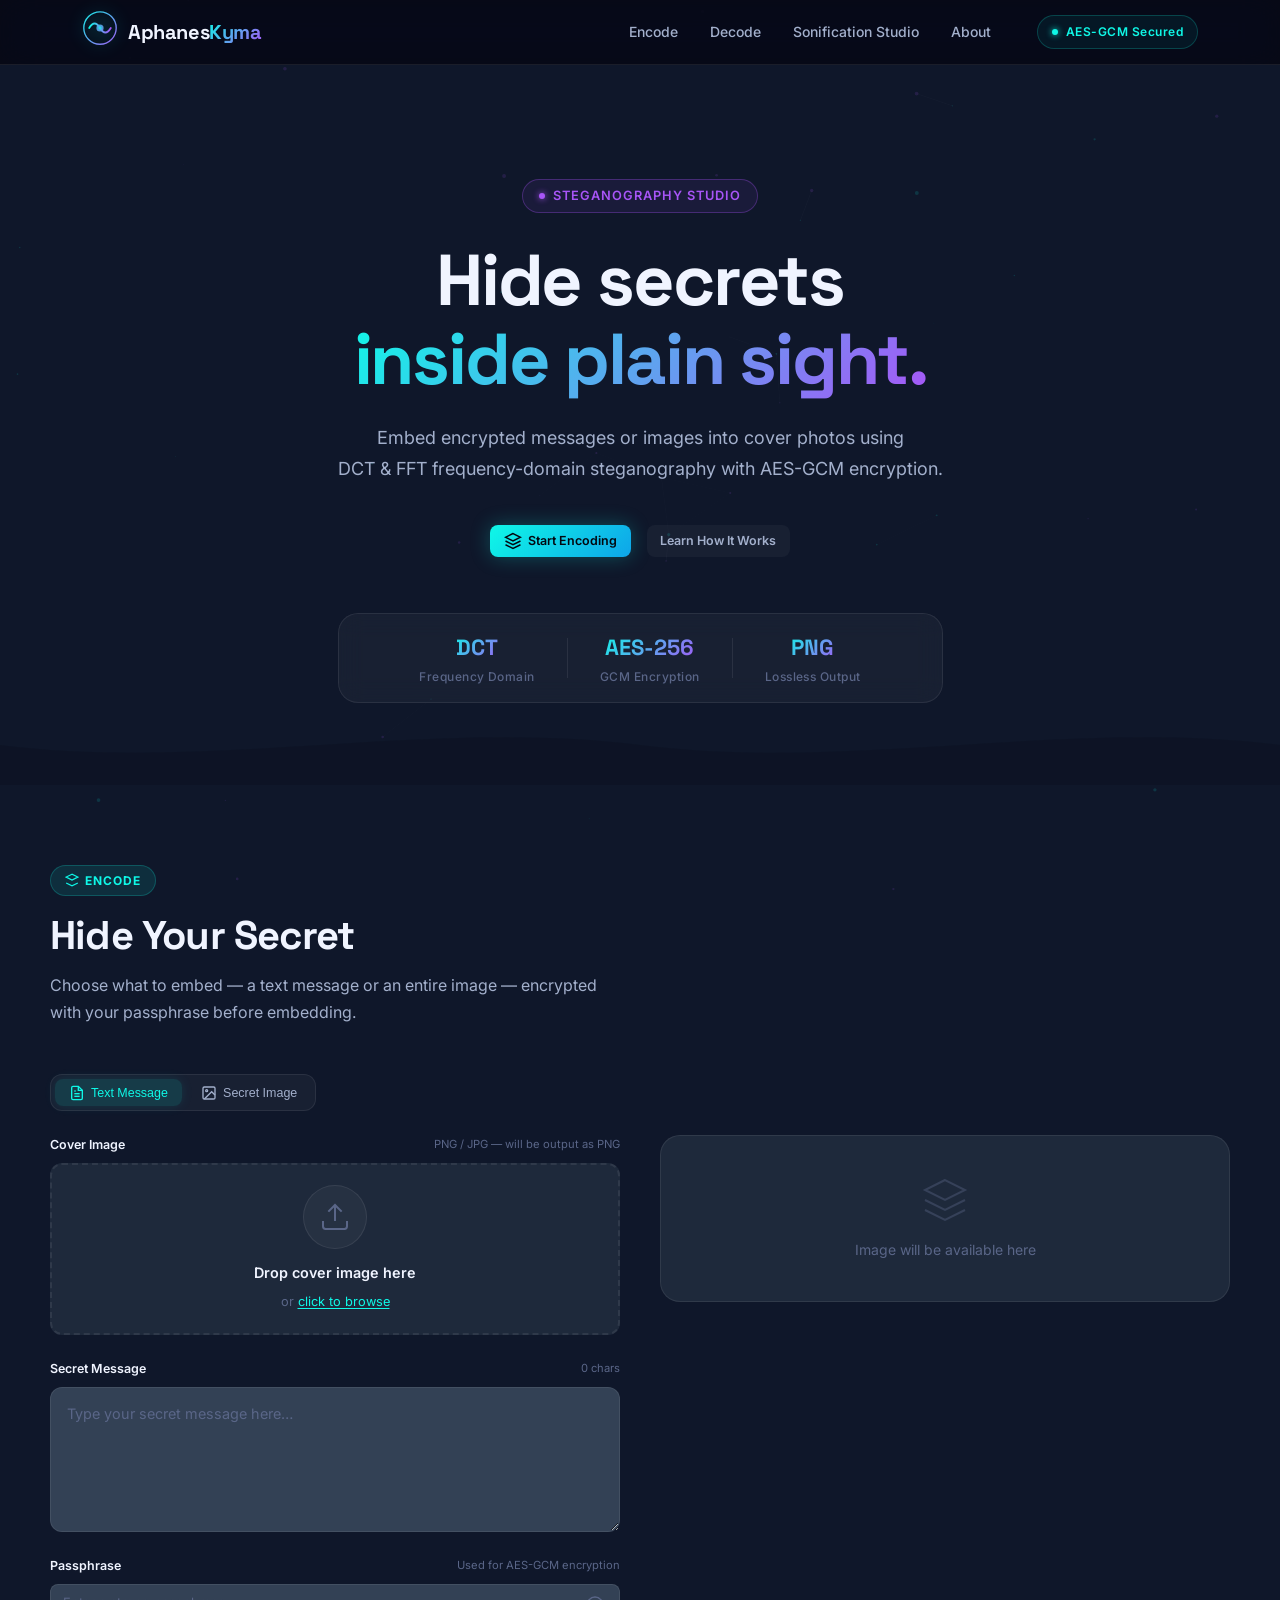
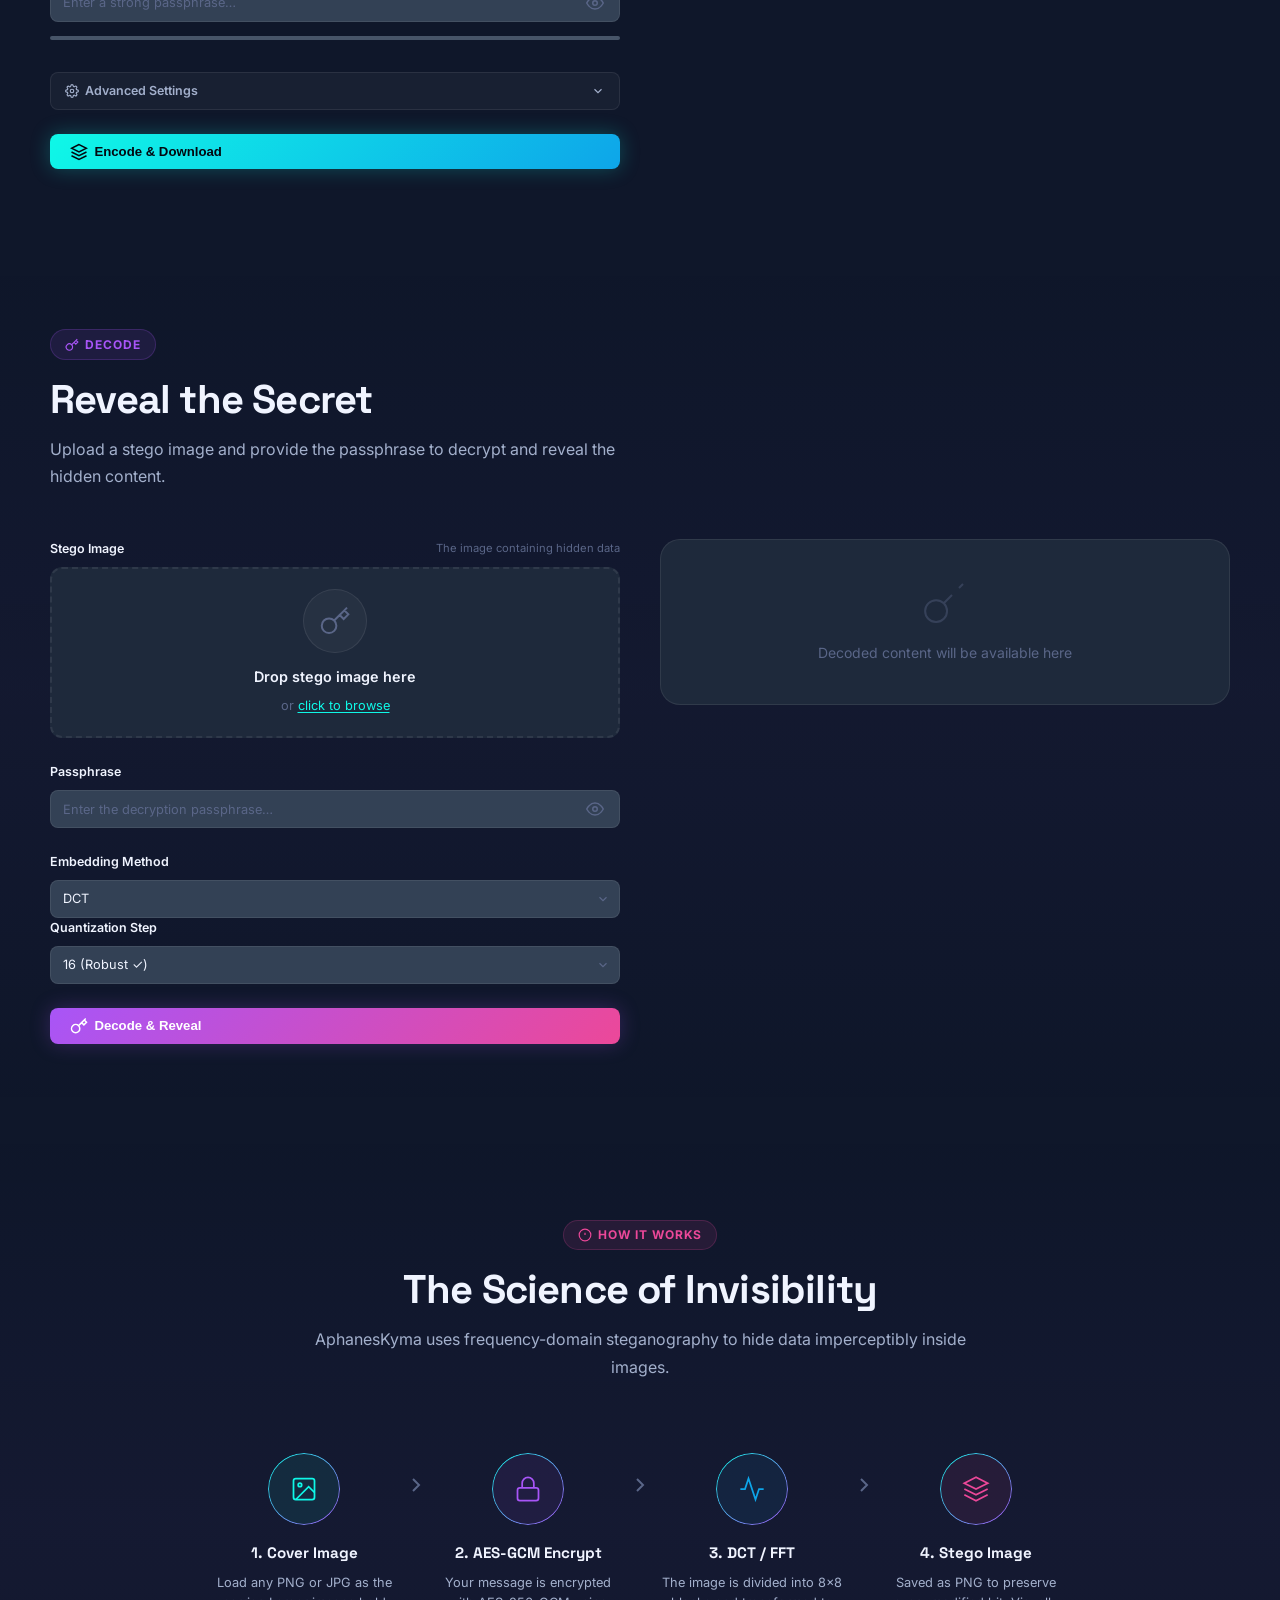
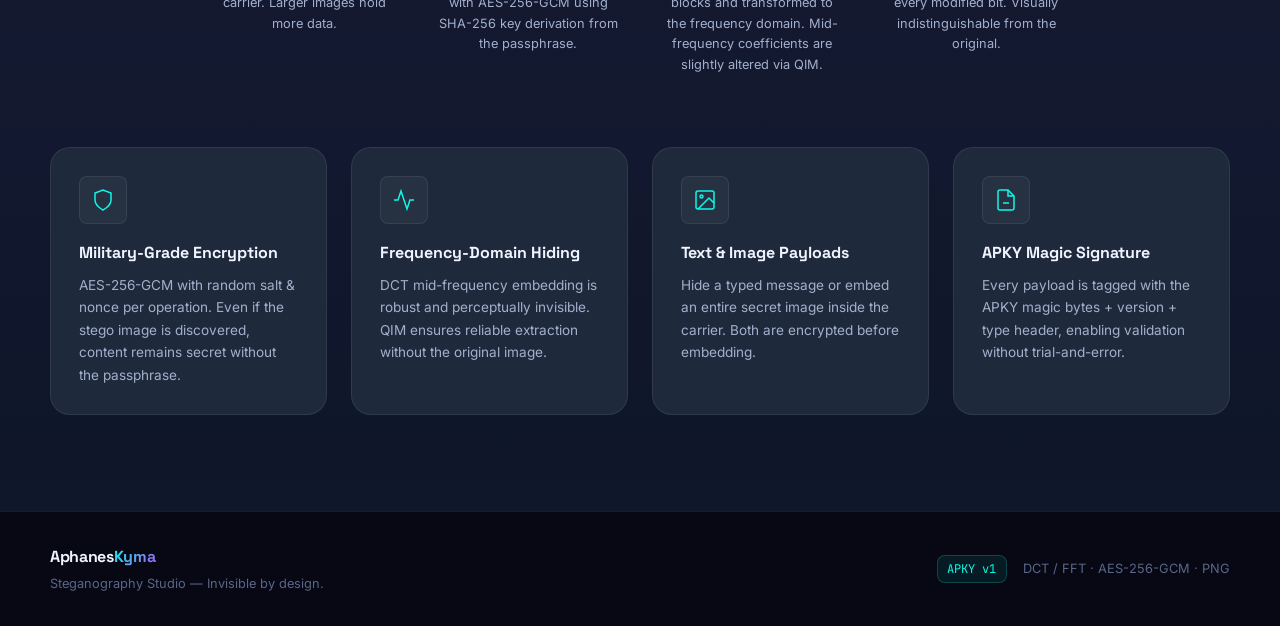
<file: ui/index.html>
<!DOCTYPE html>
<html lang="en">
<head>
  <meta charset="UTF-8" />
  <meta name="viewport" content="width=device-width, initial-scale=1.0" />
  <title>AphanesKyma — Steganography Studio</title>
  <meta name="description" content="AphanesKyma: Hide secret messages and images inside cover images using DCT/FFT steganography with AES-GCM encryption. Invisible. Secure. Yours." />
  <link rel="preconnect" href="https://fonts.googleapis.com" />
  <link rel="preconnect" href="https://fonts.gstatic.com" crossorigin />
  <link href="https://fonts.googleapis.com/css2?family=Inter:wght@300;400;500;600;700&family=Space+Grotesk:wght@400;500;600;700&family=JetBrains+Mono:wght@400;500&display=swap" rel="stylesheet" />
  <link rel="stylesheet" href="style.css?v=4" />
</head>
<body>

  <!-- ── Animated background canvas ── -->
  <canvas id="bg-canvas" aria-hidden="true"></canvas>

  <!-- ── Header / Nav ── -->
  <header class="site-header" role="banner">
    <div class="header-inner">
      <a href="#hero" class="brand" aria-label="AphanesKyma Home">
        <div class="brand-icon" aria-hidden="true">
          <svg viewBox="0 0 40 40" fill="none" xmlns="http://www.w3.org/2000/svg">
            <circle cx="20" cy="20" r="18" stroke="url(#grad1)" stroke-width="1.5"/>
            <path d="M8 20 Q14 10 20 20 Q26 30 32 20" stroke="url(#grad2)" stroke-width="2" stroke-linecap="round"/>
            <circle cx="20" cy="20" r="4" fill="url(#grad1)" opacity="0.9"/>
            <circle cx="20" cy="20" r="2" fill="#0ff8e7" opacity="0.6"/>
            <defs>
              <linearGradient id="grad1" x1="0" y1="0" x2="40" y2="40" gradientUnits="userSpaceOnUse">
                <stop offset="0%" stop-color="#0ff8e7"/>
                <stop offset="100%" stop-color="#a855f7"/>
              </linearGradient>
              <linearGradient id="grad2" x1="8" y1="20" x2="32" y2="20" gradientUnits="userSpaceOnUse">
                <stop offset="0%" stop-color="#0ff8e7"/>
                <stop offset="100%" stop-color="#a855f7"/>
              </linearGradient>
            </defs>
          </svg>
        </div>
        <span class="brand-name">Aphanes<span class="brand-accent">Kyma</span></span>
      </a>

      <nav class="nav-links" role="navigation" aria-label="Primary navigation">
        <a href="#encode-section" id="nav-encode" class="nav-link active">Encode</a>
        <a href="#decode-section" id="nav-decode" class="nav-link">Decode</a>
        <a href="sonification.html" id="nav-convert" class="nav-link">Sonification Studio</a>
        <a href="#about-section" id="nav-about" class="nav-link">About</a>
      </nav>

      <div class="header-badge" aria-label="Security badge">
        <span class="badge-dot" aria-hidden="true"></span>
        AES-GCM Secured
      </div>
    </div>
  </header>

  <main id="main-content">

    <!-- ═══════════════════════════════════════
         HERO
    ═══════════════════════════════════════ -->
    <section id="hero" class="hero-section" aria-labelledby="hero-title">
      <div class="hero-content">
        <div class="hero-eyebrow">
          <span class="eyebrow-dot" aria-hidden="true"></span>
          Steganography Studio
        </div>
        <h1 id="hero-title" class="hero-title">
          Hide secrets<br/>
          <span class="hero-title-gradient">inside plain sight.</span>
        </h1>
        <p class="hero-subtitle">
          Embed encrypted messages or images into cover photos using<br/>
          DCT &amp; FFT frequency-domain steganography with AES-GCM encryption.
        </p>
        <div class="hero-actions">
          <a href="#encode-section" class="btn btn-primary" id="hero-cta-encode">
            <svg width="18" height="18" viewBox="0 0 24 24" fill="none" stroke="currentColor" stroke-width="2" aria-hidden="true"><path d="M12 2L2 7l10 5 10-5-10-5z"/><path d="M2 17l10 5 10-5"/><path d="M2 12l10 5 10-5"/></svg>
            Start Encoding
          </a>
          <a href="#about-section" class="btn btn-ghost" id="hero-cta-learn">Learn How It Works</a>
        </div>

        <!-- Stats row -->
        <div class="hero-stats" role="list">
          <div class="stat-card" role="listitem">
            <span class="stat-value">DCT</span>
            <span class="stat-label">Frequency Domain</span>
          </div>
          <div class="stat-divider" aria-hidden="true"></div>
          <div class="stat-card" role="listitem">
            <span class="stat-value">AES-256</span>
            <span class="stat-label">GCM Encryption</span>
          </div>
          <div class="stat-divider" aria-hidden="true"></div>
          <div class="stat-card" role="listitem">
            <span class="stat-value">PNG</span>
            <span class="stat-label">Lossless Output</span>
          </div>
        </div>
      </div>

      <!-- Wave decoration -->
      <div class="hero-wave" aria-hidden="true">
        <svg viewBox="0 0 1200 120" preserveAspectRatio="none">
          <path d="M0,60 C200,100 400,20 600,60 C800,100 1000,20 1200,60 L1200,120 L0,120 Z" fill="rgba(10,10,20,0.6)"/>
        </svg>
      </div>
    </section>

    <!-- ═══════════════════════════════════════
         ENCODE SECTION
    ═══════════════════════════════════════ -->
    <section id="encode-section" class="studio-section" aria-labelledby="encode-title">
      <div class="section-container">
        <div class="section-header">
          <span class="section-tag encode-tag">
            <svg width="14" height="14" viewBox="0 0 24 24" fill="none" stroke="currentColor" stroke-width="2" aria-hidden="true"><path d="M12 2L2 7l10 5 10-5-10-5z"/><path d="M2 17l10 5 10-5"/></svg>
            Encode
          </span>
          <h2 id="encode-title" class="section-title">Hide Your Secret</h2>
          <p class="section-desc">Choose what to embed — a text message or an entire image — encrypted with your passphrase before embedding.</p>
        </div>

        <!-- Payload type switcher -->
        <div class="payload-switcher" role="tablist" aria-label="Payload type">
          <button id="tab-text" class="payload-tab active" role="tab" aria-selected="true" aria-controls="pane-text">
            <svg width="16" height="16" viewBox="0 0 24 24" fill="none" stroke="currentColor" stroke-width="2" aria-hidden="true"><path d="M14 2H6a2 2 0 0 0-2 2v16a2 2 0 0 0 2 2h12a2 2 0 0 0 2-2V8z"/><polyline points="14 2 14 8 20 8"/><line x1="16" y1="13" x2="8" y2="13"/><line x1="16" y1="17" x2="8" y2="17"/><polyline points="10 9 9 9 8 9"/></svg>
            Text Message
          </button>
          <button id="tab-image" class="payload-tab" role="tab" aria-selected="false" aria-controls="pane-image">
            <svg width="16" height="16" viewBox="0 0 24 24" fill="none" stroke="currentColor" stroke-width="2" aria-hidden="true"><rect x="3" y="3" width="18" height="18" rx="2" ry="2"/><circle cx="8.5" cy="8.5" r="1.5"/><polyline points="21 15 16 10 5 21"/></svg>
            Secret Image
          </button>
        </div>

        <div class="studio-grid">
          <!-- Left column: inputs -->
          <div class="studio-inputs">

            <!-- Cover image drop zone -->
            <div class="field-group">
              <label class="field-label" for="encode-cover-input">
                Cover Image
                <span class="field-hint">PNG / JPG — will be output as PNG</span>
              </label>
              <div class="drop-zone" id="encode-cover-zone" role="button" tabindex="0"
                   aria-label="Drop cover image here or click to browse"
                   aria-describedby="encode-cover-desc">
                <input type="file" id="encode-cover-input" accept="image/*" class="drop-input" aria-hidden="true" />
                <div class="drop-idle" id="encode-cover-idle">
                  <div class="drop-icon">
                    <svg width="32" height="32" viewBox="0 0 24 24" fill="none" stroke="currentColor" stroke-width="1.5" aria-hidden="true"><path d="M21 15v4a2 2 0 0 1-2 2H5a2 2 0 0 1-2-2v-4"/><polyline points="17 8 12 3 7 8"/><line x1="12" y1="3" x2="12" y2="15"/></svg>
                  </div>
                  <p class="drop-text">Drop cover image here</p>
                  <p class="drop-subtext">or <span class="drop-link">click to browse</span></p>
                </div>
                <div class="drop-preview" id="encode-cover-preview" hidden>
                  <img id="encode-cover-img" alt="Cover image preview" />
                  <div class="preview-overlay">
                    <button class="preview-change" id="encode-cover-change" type="button">Change</button>
                    <div class="preview-info" id="encode-cover-info"></div>
                  </div>
                </div>
              </div>
              <p id="encode-cover-desc" class="field-sr-desc">Accepted formats: PNG, JPG, JPEG, BMP, WEBP</p>
            </div>

            <!-- Text pane -->
            <div id="pane-text" role="tabpanel" aria-labelledby="tab-text" class="payload-pane active">
              <div class="field-group">
                <label class="field-label" for="encode-message">
                  Secret Message
                  <span class="field-hint" id="encode-msg-count">0 chars</span>
                </label>
                <textarea
                  id="encode-message"
                  class="field-textarea"
                  placeholder="Type your secret message here…"
                  rows="5"
                  maxlength="50000"
                  aria-describedby="encode-msg-count"
                ></textarea>
              </div>
            </div>

            <!-- Image pane -->
            <div id="pane-image" role="tabpanel" aria-labelledby="tab-image" class="payload-pane" hidden>
              <div class="field-group">
                <label class="field-label" for="encode-secret-input">
                  Secret Image
                  <span class="field-hint">Will be encrypted before embedding</span>
                </label>
                <div class="drop-zone small" id="encode-secret-zone" role="button" tabindex="0"
                     aria-label="Drop secret image here or click to browse">
                  <input type="file" id="encode-secret-input" accept="image/*" class="drop-input" aria-hidden="true" />
                  <div class="drop-idle" id="encode-secret-idle">
                    <div class="drop-icon small">
                      <svg width="24" height="24" viewBox="0 0 24 24" fill="none" stroke="currentColor" stroke-width="1.5" aria-hidden="true"><rect x="3" y="3" width="18" height="18" rx="2"/><circle cx="8.5" cy="8.5" r="1.5"/><polyline points="21 15 16 10 5 21"/></svg>
                    </div>
                    <p class="drop-text small">Drop secret image</p>
                    <p class="drop-subtext">or <span class="drop-link">browse</span></p>
                  </div>
                  <div class="drop-preview small" id="encode-secret-preview" hidden>
                    <img id="encode-secret-img" alt="Secret image preview" />
                    <div class="preview-overlay">
                      <button class="preview-change" id="encode-secret-change" type="button">Change</button>
                      <div class="preview-info" id="encode-secret-info"></div>
                    </div>
                  </div>
                </div>
              </div>
            </div>

            <!-- Password -->
            <div class="field-group">
              <label class="field-label" for="encode-password">
                Passphrase
                <span class="field-hint">Used for AES-GCM encryption</span>
              </label>
              <div class="password-wrapper">
                <input
                  type="password"
                  id="encode-password"
                  class="field-input"
                  placeholder="Enter a strong passphrase…"
                  autocomplete="new-password"
                />
                <button class="password-toggle" id="encode-pw-toggle" type="button" aria-label="Toggle password visibility">
                  <svg class="eye-open" width="18" height="18" viewBox="0 0 24 24" fill="none" stroke="currentColor" stroke-width="2" aria-hidden="true"><path d="M1 12s4-8 11-8 11 8 11 8-4 8-11 8-11-8-11-8z"/><circle cx="12" cy="12" r="3"/></svg>
                  <svg class="eye-closed" width="18" height="18" viewBox="0 0 24 24" fill="none" stroke="currentColor" stroke-width="2" aria-hidden="true" style="display:none"><path d="M17.94 17.94A10.07 10.07 0 0 1 12 20c-7 0-11-8-11-8a18.45 18.45 0 0 1 5.06-5.94"/><path d="M9.9 4.24A9.12 9.12 0 0 1 12 4c7 0 11 8 11 8a18.5 18.5 0 0 1-2.16 3.19"/><line x1="1" y1="1" x2="23" y2="23"/></svg>
                </button>
              </div>
              <!-- Strength meter -->
              <div class="strength-bar" id="encode-strength-bar" aria-label="Password strength">
                <div class="strength-fill" id="encode-strength-fill"></div>
              </div>
              <p class="strength-label" id="encode-strength-label"></p>
            </div>

            <!-- Advanced settings -->
            <details class="advanced-panel" id="encode-advanced">
              <summary class="advanced-toggle" id="encode-advanced-toggle">
                <svg width="14" height="14" viewBox="0 0 24 24" fill="none" stroke="currentColor" stroke-width="2" aria-hidden="true"><circle cx="12" cy="12" r="3"/><path d="M19.4 15a1.65 1.65 0 0 0 .33 1.82l.06.06a2 2 0 0 1-2.83 2.83l-.06-.06a1.65 1.65 0 0 0-1.82-.33 1.65 1.65 0 0 0-1 1.51V21a2 2 0 0 1-4 0v-.09A1.65 1.65 0 0 0 9 19.4a1.65 1.65 0 0 0-1.82.33l-.06.06a2 2 0 0 1-2.83-2.83l.06-.06A1.65 1.65 0 0 0 4.68 15a1.65 1.65 0 0 0-1.51-1H3a2 2 0 0 1 0-4h.09A1.65 1.65 0 0 0 4.6 9a1.65 1.65 0 0 0-.33-1.82l-.06-.06a2 2 0 0 1 2.83-2.83l.06.06A1.65 1.65 0 0 0 9 4.68a1.65 1.65 0 0 0 1-1.51V3a2 2 0 0 1 4 0v.09a1.65 1.65 0 0 0 1 1.51 1.65 1.65 0 0 0 1.82-.33l.06-.06a2 2 0 0 1 2.83 2.83l-.06.06A1.65 1.65 0 0 0 19.4 9a1.65 1.65 0 0 0 1.51 1H21a2 2 0 0 1 0 4h-.09a1.65 1.65 0 0 0-1.51 1z"/></svg>
                Advanced Settings
                <svg class="chevron" width="14" height="14" viewBox="0 0 24 24" fill="none" stroke="currentColor" stroke-width="2" aria-hidden="true"><polyline points="6 9 12 15 18 9"/></svg>
              </summary>
              <div class="advanced-body">
                <div class="field-group">
                  <label class="field-label" for="encode-method">Embedding Method</label>
                  <div class="select-wrapper">
                    <select id="encode-method" class="field-select">
                      <option value="dct" selected>DCT — Discrete Cosine Transform</option>
                      <option value="fft">FFT — Fast Fourier Transform</option>
                    </select>
                    <svg class="select-arrow" width="16" height="16" viewBox="0 0 24 24" fill="none" stroke="currentColor" stroke-width="2" aria-hidden="true"><polyline points="6 9 12 15 18 9"/></svg>
                  </div>
                </div>
                <div class="field-group">
                  <label class="field-label" for="encode-quant">
                    Quantization Step
                    <span class="field-hint" id="encode-quant-display">16 (Robust ✓)</span>
                  </label>
                  <input type="range" id="encode-quant" class="field-range" min="4" max="32" value="16" step="4"
                         aria-describedby="encode-quant-display" aria-label="Quantization step value" />
                  <div class="range-labels">
                    <span>Better Quality</span>
                    <span>Stronger Embedding</span>
                  </div>
                </div>
              </div>
            </details>

            <!-- Encode button -->
            <button class="btn btn-primary btn-large" id="encode-btn" type="button">
              <svg width="18" height="18" viewBox="0 0 24 24" fill="none" stroke="currentColor" stroke-width="2" aria-hidden="true"><path d="M12 2L2 7l10 5 10-5-10-5z"/><path d="M2 17l10 5 10-5"/><path d="M2 12l10 5 10-5"/></svg>
              Encode &amp; Download
            </button>
          </div>

          <!-- Right column: visual output -->
          <div class="studio-output" aria-live="polite" aria-label="Encoding output">
            <div class="output-card" id="encode-output-card">
              <div class="output-placeholder" id="encode-placeholder">
                <div class="placeholder-icon" aria-hidden="true">
                  <svg width="48" height="48" viewBox="0 0 24 24" fill="none" stroke="currentColor" stroke-width="1" opacity="0.4"><path d="M12 2L2 7l10 5 10-5-10-5z"/><path d="M2 17l10 5 10-5"/><path d="M2 12l10 5 10-5"/></svg>
                </div>
                <p>Image will be available here</p>
              </div>

              <!-- Pipeline visualization -->
              <div class="pipeline" id="encode-pipeline" hidden aria-label="Processing pipeline steps">
                <div class="pipeline-step" id="pipe-load">
                  <div class="pipe-dot"></div>
                  <div class="pipe-body">
                    <span class="pipe-label">Load Cover</span>
                    <span class="pipe-status" aria-live="polite"></span>
                  </div>
                </div>
                <div class="pipeline-step" id="pipe-encrypt">
                  <div class="pipe-dot"></div>
                  <div class="pipe-body">
                    <span class="pipe-label">AES-GCM Encrypt</span>
                    <span class="pipe-status" aria-live="polite"></span>
                  </div>
                </div>
                <div class="pipeline-step" id="pipe-dct">
                  <div class="pipe-dot"></div>
                  <div class="pipe-body">
                    <span class="pipe-label">DCT Transform</span>
                    <span class="pipe-status" aria-live="polite"></span>
                  </div>
                </div>
                <div class="pipeline-step" id="pipe-embed">
                  <div class="pipe-dot"></div>
                  <div class="pipe-body">
                    <span class="pipe-label">Embed Payload</span>
                    <span class="pipe-status" aria-live="polite"></span>
                  </div>
                </div>
                <div class="pipeline-step" id="pipe-save">
                  <div class="pipe-dot"></div>
                  <div class="pipe-body">
                    <span class="pipe-label">Save PNG</span>
                    <span class="pipe-status" aria-live="polite"></span>
                  </div>
                </div>
              </div>

              <!-- Results panel -->
              <div class="encode-result" id="encode-result" hidden>
                <div class="result-image-wrap">
                  <img id="encode-result-img" alt="Encoded stego image" class="result-image" />
                  <div class="result-badge" aria-label="Secret embedded badge">
                    <svg width="12" height="12" viewBox="0 0 24 24" fill="none" stroke="currentColor" stroke-width="2.5" aria-hidden="true"><path d="M20 6L9 17l-5-5"/></svg>
                    Secret Embedded
                  </div>
                </div>
                <div class="result-metrics" role="list" aria-label="Encoding metrics">
                  <div class="metric" role="listitem">
                    <span class="metric-label">Payload</span>
                    <span class="metric-value" id="metric-payload">—</span>
                  </div>
                  <div class="metric" role="listitem">
                    <span class="metric-label">Bits Embedded</span>
                    <span class="metric-value" id="metric-bits">—</span>
                  </div>
                  <div class="metric" role="listitem">
                    <span class="metric-label">PSNR</span>
                    <span class="metric-value" id="metric-psnr">—</span>
                  </div>
                  <div class="metric" role="listitem">
                    <span class="metric-label">MSE</span>
                    <span class="metric-value" id="metric-mse">—</span>
                  </div>
                </div>
                <button class="btn btn-primary" id="encode-download-btn" type="button">
                  <svg width="16" height="16" viewBox="0 0 24 24" fill="none" stroke="currentColor" stroke-width="2" aria-hidden="true"><path d="M21 15v4a2 2 0 0 1-2 2H5a2 2 0 0 1-2-2v-4"/><polyline points="7 10 12 15 17 10"/><line x1="12" y1="15" x2="12" y2="3"/></svg>
                  Download Stego Image
                </button>
              </div>

              <!-- Error panel -->
              <div class="encode-error" id="encode-error" hidden role="alert">
                <svg width="24" height="24" viewBox="0 0 24 24" fill="none" stroke="currentColor" stroke-width="2" aria-hidden="true"><circle cx="12" cy="12" r="10"/><line x1="12" y1="8" x2="12" y2="12"/><line x1="12" y1="16" x2="12.01" y2="16"/></svg>
                <p id="encode-error-msg"></p>
              </div>
            </div>
          </div>
        </div>
      </div>
    </section>

    <!-- ═══════════════════════════════════════
         DECODE SECTION
    ═══════════════════════════════════════ -->
    <section id="decode-section" class="studio-section decode-bg" aria-labelledby="decode-title">
      <div class="section-container">
        <div class="section-header">
          <span class="section-tag decode-tag">
            <svg width="14" height="14" viewBox="0 0 24 24" fill="none" stroke="currentColor" stroke-width="2" aria-hidden="true"><path d="M21 2l-2 2m-7.61 7.61a5.5 5.5 0 1 1-7.778 7.778 5.5 5.5 0 0 1 7.777-7.777zm0 0L15.5 7.5m0 0l3 3L22 7l-3-3m-3.5 3.5L19 4"/></svg>
            Decode
          </span>
          <h2 id="decode-title" class="section-title">Reveal the Secret</h2>
          <p class="section-desc">Upload a stego image and provide the passphrase to decrypt and reveal the hidden content.</p>
        </div>

        <div class="studio-grid">
          <div class="studio-inputs">
            <!-- Stego image upload -->
            <div class="field-group">
              <label class="field-label" for="decode-stego-input">
                Stego Image
                <span class="field-hint">The image containing hidden data</span>
              </label>
              <div class="drop-zone" id="decode-stego-zone" role="button" tabindex="0"
                   aria-label="Drop stego image here or click to browse">
                <input type="file" id="decode-stego-input" accept="image/*" class="drop-input" aria-hidden="true" />
                <div class="drop-idle" id="decode-stego-idle">
                  <div class="drop-icon">
                    <svg width="32" height="32" viewBox="0 0 24 24" fill="none" stroke="currentColor" stroke-width="1.5" aria-hidden="true"><path d="M21 2l-2 2m-7.61 7.61a5.5 5.5 0 1 1-7.778 7.778 5.5 5.5 0 0 1 7.777-7.777zm0 0L15.5 7.5m0 0l3 3L22 7l-3-3m-3.5 3.5L19 4"/></svg>
                  </div>
                  <p class="drop-text">Drop stego image here</p>
                  <p class="drop-subtext">or <span class="drop-link">click to browse</span></p>
                </div>
                <div class="drop-preview" id="decode-stego-preview" hidden>
                  <img id="decode-stego-img" alt="Stego image preview" />
                  <div class="preview-overlay">
                    <button class="preview-change" id="decode-stego-change" type="button">Change</button>
                    <div class="preview-info" id="decode-stego-info"></div>
                  </div>
                </div>
              </div>
            </div>

            <!-- Password -->
            <div class="field-group">
              <label class="field-label" for="decode-password">Passphrase</label>
              <div class="password-wrapper">
                <input
                  type="password"
                  id="decode-password"
                  class="field-input"
                  placeholder="Enter the decryption passphrase…"
                  autocomplete="current-password"
                />
                <button class="password-toggle" id="decode-pw-toggle" type="button" aria-label="Toggle password visibility">
                  <svg class="eye-open" width="18" height="18" viewBox="0 0 24 24" fill="none" stroke="currentColor" stroke-width="2" aria-hidden="true"><path d="M1 12s4-8 11-8 11 8 11 8-4 8-11 8-11-8-11-8z"/><circle cx="12" cy="12" r="3"/></svg>
                  <svg class="eye-closed" width="18" height="18" viewBox="0 0 24 24" fill="none" stroke="currentColor" stroke-width="2" aria-hidden="true" style="display:none"><path d="M17.94 17.94A10.07 10.07 0 0 1 12 20c-7 0-11-8-11-8a18.45 18.45 0 0 1 5.06-5.94"/><path d="M9.9 4.24A9.12 9.12 0 0 1 12 4c7 0 11 8 11 8a18.5 18.5 0 0 1-2.16 3.19"/><line x1="1" y1="1" x2="23" y2="23"/></svg>
                </button>
              </div>
            </div>

            <!-- Method & Quantization setting for decode -->
            <div class="field-row">
              <div class="field-group">
                <label class="field-label" for="decode-method">Embedding Method</label>
                <div class="select-wrapper">
                  <select id="decode-method" class="field-select">
                    <option value="dct" selected>DCT</option>
                    <option value="fft">FFT</option>
                  </select>
                  <svg class="select-arrow" width="16" height="16" viewBox="0 0 24 24" fill="none" stroke="currentColor" stroke-width="2" aria-hidden="true"><polyline points="6 9 12 15 18 9"/></svg>
                </div>
              </div>
              <div class="field-group">
                <label class="field-label" for="decode-quant">Quantization Step</label>
                <div class="select-wrapper">
                  <select id="decode-quant" class="field-select">
                    <option value="4">4 (High Quality)</option>
                    <option value="8">8 (Balanced)</option>
                    <option value="16" selected>16 (Robust ✓)</option>
                    <option value="32">32 (Maximum)</option>
                  </select>
                  <svg class="select-arrow" width="16" height="16" viewBox="0 0 24 24" fill="none" stroke="currentColor" stroke-width="2" aria-hidden="true"><polyline points="6 9 12 15 18 9"/></svg>
                </div>
              </div>
            </div>

            <button class="btn btn-decode btn-large" id="decode-btn" type="button">
              <svg width="18" height="18" viewBox="0 0 24 24" fill="none" stroke="currentColor" stroke-width="2" aria-hidden="true"><path d="M21 2l-2 2m-7.61 7.61a5.5 5.5 0 1 1-7.778 7.778 5.5 5.5 0 0 1 7.777-7.777zm0 0L15.5 7.5m0 0l3 3L22 7l-3-3m-3.5 3.5L19 4"/></svg>
              Decode &amp; Reveal
            </button>
          </div>

          <!-- Decode output -->
          <div class="studio-output" aria-live="polite" aria-label="Decoding output">
            <div class="output-card" id="decode-output-card">
              <div class="output-placeholder" id="decode-placeholder">
                <div class="placeholder-icon" aria-hidden="true">
                  <svg width="48" height="48" viewBox="0 0 24 24" fill="none" stroke="currentColor" stroke-width="1" opacity="0.4"><path d="M21 2l-2 2m-7.61 7.61a5.5 5.5 0 1 1-7.778 7.778 5.5 5.5 0 0 1 7.777-7.777zm0 0L15.5 7.5"/></svg>
                </div>
                <p>Decoded content will be available here</p>
              </div>

              <!-- Decoded text result -->
              <div class="decode-result-text" id="decode-result-text" hidden>
                <div class="reveal-header">
                  <div class="reveal-badge">
                    <svg width="12" height="12" viewBox="0 0 24 24" fill="none" stroke="currentColor" stroke-width="2.5" aria-hidden="true"><path d="M20 6L9 17l-5-5"/></svg>
                    Text Revealed
                  </div>
                  <button class="btn-copy" id="decode-copy-btn" type="button" aria-label="Copy message to clipboard">
                    <svg width="14" height="14" viewBox="0 0 24 24" fill="none" stroke="currentColor" stroke-width="2" aria-hidden="true"><rect x="9" y="9" width="13" height="13" rx="2" ry="2"/><path d="M5 15H4a2 2 0 0 1-2-2V4a2 2 0 0 1 2-2h9a2 2 0 0 1 2 2v1"/></svg>
                    Copy
                  </button>
                </div>
                <div class="reveal-message" id="decode-message-text" aria-label="Revealed secret message"></div>
              </div>

              <!-- Decoded image result -->
              <div class="decode-result-image" id="decode-result-image" hidden>
                <div class="reveal-header">
                  <div class="reveal-badge">
                    <svg width="12" height="12" viewBox="0 0 24 24" fill="none" stroke="currentColor" stroke-width="2.5" aria-hidden="true"><path d="M20 6L9 17l-5-5"/></svg>
                    Image Revealed
                  </div>
                </div>
                <img id="decode-result-img" alt="Revealed secret image" class="result-image" />
                <button class="btn btn-decode" id="decode-download-btn" type="button">
                  <svg width="16" height="16" viewBox="0 0 24 24" fill="none" stroke="currentColor" stroke-width="2" aria-hidden="true"><path d="M21 15v4a2 2 0 0 1-2 2H5a2 2 0 0 1-2-2v-4"/><polyline points="7 10 12 15 17 10"/><line x1="12" y1="15" x2="12" y2="3"/></svg>
                  Download Secret Image
                </button>
              </div>

              <!-- Decode error -->
              <div class="encode-error" id="decode-error" hidden role="alert">
                <svg width="24" height="24" viewBox="0 0 24 24" fill="none" stroke="currentColor" stroke-width="2" aria-hidden="true"><circle cx="12" cy="12" r="10"/><line x1="12" y1="8" x2="12" y2="12"/><line x1="12" y1="16" x2="12.01" y2="16"/></svg>
                <p id="decode-error-msg"></p>
              </div>
            </div>
          </div>
        </div>
      </div>
    </section>



    <!-- ═══════════════════════════════════════
         ABOUT / HOW IT WORKS
    ═══════════════════════════════════════ -->
    <section id="about-section" class="about-section" aria-labelledby="about-title">
      <div class="section-container">
        <div class="section-header centered">
          <span class="section-tag about-tag">
            <svg width="14" height="14" viewBox="0 0 24 24" fill="none" stroke="currentColor" stroke-width="2" aria-hidden="true"><circle cx="12" cy="12" r="10"/><line x1="12" y1="8" x2="12" y2="12"/><line x1="12" y1="16" x2="12.01" y2="16"/></svg>
            How It Works
          </span>
          <h2 id="about-title" class="section-title">The Science of Invisibility</h2>
          <p class="section-desc">AphanesKyma uses frequency-domain steganography to hide data imperceptibly inside images.</p>
        </div>

        <div class="pipeline-diagram" role="list" aria-label="Encoding pipeline diagram">
          <div class="diag-step" role="listitem">
            <div class="diag-icon encode-icon" aria-hidden="true">
              <svg width="28" height="28" viewBox="0 0 24 24" fill="none" stroke="currentColor" stroke-width="1.5"><rect x="3" y="3" width="18" height="18" rx="2"/><circle cx="8.5" cy="8.5" r="1.5"/><polyline points="21 15 16 10 5 21"/></svg>
            </div>
            <h3 class="diag-title">1. Cover Image</h3>
            <p class="diag-desc">Load any PNG or JPG as the carrier. Larger images hold more data.</p>
          </div>

          <div class="diag-arrow" aria-hidden="true">
            <svg width="24" height="24" viewBox="0 0 24 24" fill="none" stroke="currentColor" stroke-width="2"><polyline points="9 18 15 12 9 6"/></svg>
          </div>

          <div class="diag-step" role="listitem">
            <div class="diag-icon crypto-icon" aria-hidden="true">
              <svg width="28" height="28" viewBox="0 0 24 24" fill="none" stroke="currentColor" stroke-width="1.5"><rect x="3" y="11" width="18" height="11" rx="2" ry="2"/><path d="M7 11V7a5 5 0 0 1 10 0v4"/></svg>
            </div>
            <h3 class="diag-title">2. AES-GCM Encrypt</h3>
            <p class="diag-desc">Your message is encrypted with AES-256-GCM using SHA-256 key derivation from the passphrase.</p>
          </div>

          <div class="diag-arrow" aria-hidden="true">
            <svg width="24" height="24" viewBox="0 0 24 24" fill="none" stroke="currentColor" stroke-width="2"><polyline points="9 18 15 12 9 6"/></svg>
          </div>

          <div class="diag-step" role="listitem">
            <div class="diag-icon dct-icon" aria-hidden="true">
              <svg width="28" height="28" viewBox="0 0 24 24" fill="none" stroke="currentColor" stroke-width="1.5"><polyline points="22 12 18 12 15 21 9 3 6 12 2 12"/></svg>
            </div>
            <h3 class="diag-title">3. DCT / FFT</h3>
            <p class="diag-desc">The image is divided into 8×8 blocks and transformed to the frequency domain. Mid-frequency coefficients are slightly altered via QIM.</p>
          </div>

          <div class="diag-arrow" aria-hidden="true">
            <svg width="24" height="24" viewBox="0 0 24 24" fill="none" stroke="currentColor" stroke-width="2"><polyline points="9 18 15 12 9 6"/></svg>
          </div>

          <div class="diag-step" role="listitem">
            <div class="diag-icon output-icon" aria-hidden="true">
              <svg width="28" height="28" viewBox="0 0 24 24" fill="none" stroke="currentColor" stroke-width="1.5"><path d="M12 2L2 7l10 5 10-5-10-5z"/><path d="M2 17l10 5 10-5"/><path d="M2 12l10 5 10-5"/></svg>
            </div>
            <h3 class="diag-title">4. Stego Image</h3>
            <p class="diag-desc">Saved as PNG to preserve every modified bit. Visually indistinguishable from the original.</p>
          </div>
        </div>

        <!-- Feature cards -->
        <div class="feature-grid" role="list" aria-label="Key features">
          <article class="feature-card" role="listitem">
            <div class="feature-icon" aria-hidden="true">
              <svg width="24" height="24" viewBox="0 0 24 24" fill="none" stroke="currentColor" stroke-width="1.5"><path d="M12 22s8-4 8-10V5l-8-3-8 3v7c0 6 8 10 8 10z"/></svg>
            </div>
            <h3>Military-Grade Encryption</h3>
            <p>AES-256-GCM with random salt &amp; nonce per operation. Even if the stego image is discovered, content remains secret without the passphrase.</p>
          </article>
          <article class="feature-card" role="listitem">
            <div class="feature-icon" aria-hidden="true">
              <svg width="24" height="24" viewBox="0 0 24 24" fill="none" stroke="currentColor" stroke-width="1.5"><polyline points="22 12 18 12 15 21 9 3 6 12 2 12"/></svg>
            </div>
            <h3>Frequency-Domain Hiding</h3>
            <p>DCT mid-frequency embedding is robust and perceptually invisible. QIM ensures reliable extraction without the original image.</p>
          </article>
          <article class="feature-card" role="listitem">
            <div class="feature-icon" aria-hidden="true">
              <svg width="24" height="24" viewBox="0 0 24 24" fill="none" stroke="currentColor" stroke-width="1.5"><rect x="3" y="3" width="18" height="18" rx="2"/><circle cx="8.5" cy="8.5" r="1.5"/><polyline points="21 15 16 10 5 21"/></svg>
            </div>
            <h3>Text &amp; Image Payloads</h3>
            <p>Hide a typed message or embed an entire secret image inside the carrier. Both are encrypted before embedding.</p>
          </article>
          <article class="feature-card" role="listitem">
            <div class="feature-icon" aria-hidden="true">
              <svg width="24" height="24" viewBox="0 0 24 24" fill="none" stroke="currentColor" stroke-width="1.5"><path d="M14 2H6a2 2 0 0 0-2 2v16a2 2 0 0 0 2 2h12a2 2 0 0 0 2-2V8z"/><polyline points="14 2 14 8 20 8"/><line x1="9" y1="15" x2="15" y2="15"/></svg>
            </div>
            <h3>APKY Magic Signature</h3>
            <p>Every payload is tagged with the APKY magic bytes + version + type header, enabling validation without trial-and-error.</p>
          </article>
        </div>
      </div>
    </section>

  </main>

  <!-- ── Footer ── -->
  <footer class="site-footer" role="contentinfo">
    <div class="footer-inner">
      <div class="footer-brand">
        <span class="brand-name small">Aphanes<span class="brand-accent">Kyma</span></span>
        <p>Steganography Studio — Invisible by design.</p>
      </div>
      <div class="footer-note">
        <code class="footer-magic">APKY v1</code>
        <span>DCT / FFT · AES-256-GCM · PNG</span>
      </div>
    </div>
  </footer>

  <script src="app.js"></script>
</body>
</html>
</file>
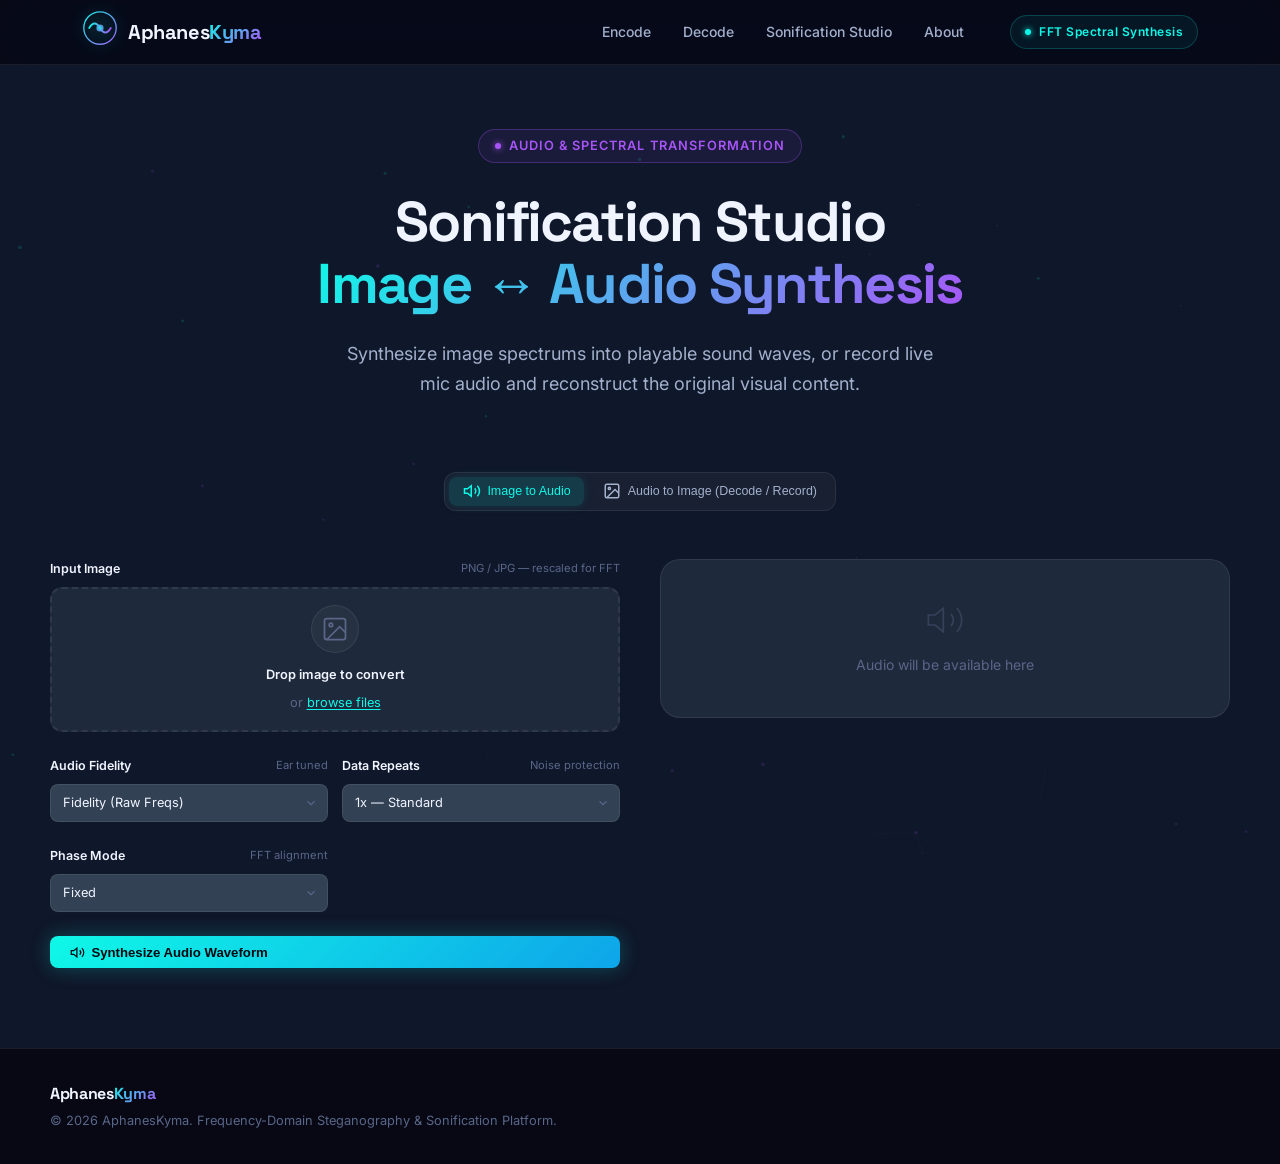
<file: ui/sonification.html>
<!DOCTYPE html>
<html lang="en">
<head>
  <meta charset="UTF-8" />
  <meta name="viewport" content="width=device-width, initial-scale=1.0" />
  <title>AphanesKyma — Sonification Studio</title>
  <meta name="description" content="AphanesKyma Sonification Studio: Convert images to audio waveforms and reconstruct visual images from recorded or uploaded audio signals using spectral FFT." />
  <link rel="preconnect" href="https://fonts.googleapis.com" />
  <link rel="preconnect" href="https://fonts.gstatic.com" crossorigin />
  <link href="https://fonts.googleapis.com/css2?family=Inter:wght@300;400;500;600;700&family=Space+Grotesk:wght@400;500;600;700&family=JetBrains+Mono:wght@400;500&display=swap" rel="stylesheet" />
  <link rel="stylesheet" href="style.css?v=5" />
</head>
<body>

  <!-- ── Animated background canvas ── -->
  <canvas id="bg-canvas" aria-hidden="true"></canvas>

  <!-- ── Header / Nav ── -->
  <header class="site-header" role="banner">
    <div class="header-inner">
      <a href="index.html" class="brand" aria-label="AphanesKyma Home">
        <div class="brand-icon" aria-hidden="true">
          <svg viewBox="0 0 40 40" fill="none" xmlns="http://www.w3.org/2000/svg">
            <circle cx="20" cy="20" r="18" stroke="url(#grad1)" stroke-width="1.5"/>
            <path d="M8 20 Q14 10 20 20 Q26 30 32 20" stroke="url(#grad2)" stroke-width="2" stroke-linecap="round"/>
            <circle cx="20" cy="20" r="4" fill="url(#grad1)" opacity="0.9"/>
            <circle cx="20" cy="20" r="2" fill="#0ff8e7" opacity="0.6"/>
            <defs>
              <linearGradient id="grad1" x1="0" y1="0" x2="40" y2="40" gradientUnits="userSpaceOnUse">
                <stop offset="0%" stop-color="#0ff8e7"/>
                <stop offset="100%" stop-color="#a855f7"/>
              </linearGradient>
              <linearGradient id="grad2" x1="8" y1="20" x2="32" y2="20" gradientUnits="userSpaceOnUse">
                <stop offset="0%" stop-color="#0ff8e7"/>
                <stop offset="100%" stop-color="#a855f7"/>
              </linearGradient>
            </defs>
          </svg>
        </div>
        <span class="brand-name">Aphanes<span class="brand-accent">Kyma</span></span>
      </a>

      <nav class="nav-links" role="navigation" aria-label="Primary navigation">
        <a href="index.html#encode-section" id="nav-encode" class="nav-link">Encode</a>
        <a href="index.html#decode-section" id="nav-decode" class="nav-link">Decode</a>
        <a href="sonification.html" id="nav-convert" class="nav-link active">Sonification Studio</a>
        <a href="index.html#about-section" id="nav-about" class="nav-link">About</a>
      </nav>

      <div class="header-badge" aria-label="Audio engine badge">
        <span class="badge-dot" aria-hidden="true"></span>
        FFT Spectral Synthesis
      </div>
    </div>
  </header>

  <main id="main-content">

    <!-- ═══════════════════════════════════════
         HERO
    ═══════════════════════════════════════ -->
    <section class="hero-section" style="min-height: 40vh; padding: 4rem 2rem 2rem;">
      <div class="hero-content">
        <div class="hero-eyebrow">
          <span class="eyebrow-dot" aria-hidden="true"></span>
          Audio &amp; Spectral Transformation
        </div>
        <h1 class="hero-title" style="font-size: clamp(2rem, 5vw, 3.5rem);">
          Sonification Studio<br/>
          <span class="hero-title-gradient">Image <span style="font-family: sans-serif;">&harr;</span> Audio Synthesis</span>
        </h1>
        <p class="hero-subtitle" style="margin-bottom: 1.5rem;">
          Synthesize image spectrums into playable sound waves, or record live mic audio and reconstruct the original visual content.
        </p>
      </div>
    </section>

    <!-- ═══════════════════════════════════════
         STUDIO SECTION
    ═══════════════════════════════════════ -->
    <section class="studio-section" style="padding-top: 1rem;">
      <div class="section-container">

        <!-- Mode Tabs -->
        <div class="payload-switcher" role="tablist" aria-label="Sonification Mode" style="margin: 0 auto 3rem auto;">
          <button id="tab-img2audio" class="payload-tab active" role="tab" aria-selected="true" aria-controls="pane-img2audio">
            <svg width="18" height="18" viewBox="0 0 24 24" fill="none" stroke="currentColor" stroke-width="2" aria-hidden="true"><polygon points="11 5 6 9 2 9 2 15 6 15 11 19 11 5"/><path d="M15.54 8.46a5 5 0 0 1 0 7.07"/><path d="M19.07 4.93a10 10 0 0 1 0 14.14"/></svg>
            Image to Audio
          </button>
          <button id="tab-audio2img" class="payload-tab" role="tab" aria-selected="false" aria-controls="pane-audio2img">
            <svg width="18" height="18" viewBox="0 0 24 24" fill="none" stroke="currentColor" stroke-width="2" aria-hidden="true"><rect x="3" y="3" width="18" height="18" rx="2" ry="2"/><circle cx="8.5" cy="8.5" r="1.5"/><polyline points="21 15 16 10 5 21"/></svg>
            Audio to Image (Decode / Record)
          </button>
        </div>

        <!-- ═══════════════════════════════════════
             PANE 1: IMAGE TO AUDIO
        ═══════════════════════════════════════ -->
        <div id="pane-img2audio" class="payload-pane active">
          <div class="studio-grid">

            <!-- Left Inputs -->
            <div class="studio-inputs">
              <div class="field-group">
                <label class="field-label" for="son-image-input">
                  Input Image
                  <span class="field-hint">PNG / JPG — rescaled for FFT</span>
                </label>
                <div class="drop-zone small" id="son-image-zone" role="button" tabindex="0">
                  <input type="file" id="son-image-input" accept="image/*" class="drop-input" aria-hidden="true" />
                  <div class="drop-idle" id="son-image-idle">
                    <div class="drop-icon small">
                      <svg width="28" height="28" viewBox="0 0 24 24" fill="none" stroke="currentColor" stroke-width="1.5"><rect x="3" y="3" width="18" height="18" rx="2" ry="2"/><circle cx="8.5" cy="8.5" r="1.5"/><polyline points="21 15 16 10 5 21"/></svg>
                    </div>
                    <p class="drop-text small">Drop image to convert</p>
                    <p class="drop-subtext">or <span class="drop-link">browse files</span></p>
                  </div>
                  <div class="drop-preview" id="son-image-preview" hidden>
                    <img id="son-image-img" alt="Image preview" />
                    <div class="preview-overlay">
                      <button class="preview-change" id="son-image-change" type="button">Change</button>
                      <div class="preview-info" id="son-image-info"></div>
                    </div>
                  </div>
                </div>
              </div>

              <!-- Side-by-side Configuration Sub-modules -->
              <div class="config-row">
                <div class="field-group">
                  <label class="field-label" for="son-audio-mode">
                    Audio Fidelity
                    <span class="field-hint">Ear tuned</span>
                  </label>
                  <div class="select-wrapper">
                    <select id="son-audio-mode" class="field-select">
                      <option value="fidelity" selected>Fidelity (Raw Freqs)</option>
                      <option value="balanced">Balanced (Smooth)</option>
                    </select>
                    <svg class="select-arrow" width="14" height="14" viewBox="0 0 24 24" fill="none" stroke="currentColor" stroke-width="2" aria-hidden="true"><polyline points="6 9 12 15 18 9"/></svg>
                  </div>
                </div>

                <div class="field-group">
                  <label class="field-label" for="son-data-repeats">
                    Data Repeats
                    <span class="field-hint">Noise protection</span>
                  </label>
                  <div class="select-wrapper">
                    <select id="son-data-repeats" class="field-select">
                      <option value="1" selected>1x — Standard</option>
                      <option value="2">2x — Enhanced</option>
                      <option value="3">3x — High Robustness</option>
                    </select>
                    <svg class="select-arrow" width="14" height="14" viewBox="0 0 24 24" fill="none" stroke="currentColor" stroke-width="2" aria-hidden="true"><polyline points="6 9 12 15 18 9"/></svg>
                  </div>
                </div>
              </div>

              <div class="config-row">
                <div class="field-group">
                  <label class="field-label" for="son-phase-mode">
                    Phase Mode
                    <span class="field-hint">FFT alignment</span>
                  </label>
                  <div class="select-wrapper">
                    <select id="son-phase-mode" class="field-select">
                      <option value="fixed" selected>Fixed</option>
                      <option value="chirp">Chirp</option>
                      <option value="random_per_row">Random</option>
                      <option value="minphase">Minphase</option>
                    </select>
                    <svg class="select-arrow" width="14" height="14" viewBox="0 0 24 24" fill="none" stroke="currentColor" stroke-width="2" aria-hidden="true"><polyline points="6 9 12 15 18 9"/></svg>
                  </div>
                </div>
              </div>

              <button class="btn btn-primary btn-large" id="son-encode-btn" type="button">
                <svg width="15" height="15" viewBox="0 0 24 24" fill="none" stroke="currentColor" stroke-width="2" aria-hidden="true"><polygon points="11 5 6 9 2 9 2 15 6 15 11 19 11 5"/><path d="M15.54 8.46a5 5 0 0 1 0 7.07"/><path d="M19.07 4.93a10 10 0 0 1 0 14.14"/></svg>
                Synthesize Audio Waveform
              </button>
            </div>

            <!-- Right Output -->
            <div class="studio-output">
              <div class="output-card" id="son-encode-card">
                <div class="output-placeholder" id="son-encode-placeholder">
                  <div class="placeholder-icon">
                    <svg width="40" height="40" viewBox="0 0 24 24" fill="none" stroke="currentColor" stroke-width="1" opacity="0.4"><polygon points="11 5 6 9 2 9 2 15 6 15 11 19 11 5"/><path d="M15.54 8.46a5 5 0 0 1 0 7.07"/><path d="M19.07 4.93a10 10 0 0 1 0 14.14"/></svg>
                  </div>
                  <p>Audio will be available here</p>
                </div>

                <div class="encode-result" id="son-encode-result" hidden style="width: 100%;">
                  <div class="success-header">
                    <svg class="success-icon" width="20" height="20" viewBox="0 0 24 24" fill="none" stroke="currentColor" stroke-width="2"><path d="M22 11.08V12a10 10 0 1 1-5.93-9.14"/><polyline points="22 4 12 14.01 9 11.01"/></svg>
                    <h3 style="font-size: 1rem;">Sonification Complete</h3>
                  </div>

                  <div class="audio-player-wrapper" style="margin: 1rem 0;">
                    <audio id="son-audio-player" controls style="width: 100%; outline: none; border-radius: 6px;"></audio>
                  </div>

                  <div style="display: flex; gap: 0.75rem; flex-wrap: wrap;">
                    <button class="btn btn-primary" id="son-audio-download" type="button" style="flex: 1;">
                      <svg width="14" height="14" viewBox="0 0 24 24" fill="none" stroke="currentColor" stroke-width="2"><path d="M21 15v4a2 2 0 0 1-2 2H5a2 2 0 0 1-2-2v-4"/><polyline points="7 10 12 15 17 10"/><line x1="12" y1="15" x2="12" y2="3"/></svg>
                      Download .wav
                    </button>
                    <button class="btn btn-ghost" id="son-send-to-decode" type="button">
                      Send to Decoder &rarr;
                    </button>
                  </div>
                </div>

                <div class="encode-error" id="son-encode-error" hidden role="alert">
                  <svg width="20" height="20" viewBox="0 0 24 24" fill="none" stroke="currentColor" stroke-width="2"><circle cx="12" cy="12" r="10"/><line x1="12" y1="8" x2="12" y2="12"/><line x1="12" y1="16" x2="12.01" y2="16"/></svg>
                  <p id="son-encode-error-msg"></p>
                </div>
              </div>
            </div>

          </div>
        </div>


        <!-- ═══════════════════════════════════════
             PANE 2: AUDIO TO IMAGE (DECODE & RECORD)
        ═══════════════════════════════════════ -->
        <div id="pane-audio2img" class="payload-pane" hidden>
          <div class="studio-grid">

            <!-- Left Inputs -->
            <div class="studio-inputs">

              <!-- Source Selection (File Upload vs Live Mic Record) -->
              <div class="field-group">
                <label class="field-label">Audio Source</label>
                <div class="payload-switcher" style="width: 100%; margin-bottom: 0.25rem;">
                  <button id="src-tab-file" class="payload-tab active" type="button" style="flex: 1;">Upload WAV File</button>
                  <button id="src-tab-mic" class="payload-tab" type="button" style="flex: 1;">Record Live Mic</button>
                </div>
              </div>

              <!-- Sub-pane: WAV File Upload -->
              <div id="src-pane-file" class="field-group">
                <label class="field-label" for="son-wav-input">
                  Audio WAV File
                  <span class="field-hint">Contains spectral image</span>
                </label>
                <div class="drop-zone small" id="son-wav-zone" role="button" tabindex="0">
                  <input type="file" id="son-wav-input" accept="audio/wav,audio/x-wav,audio/*" class="drop-input" aria-hidden="true" />
                  <div class="drop-idle" id="son-wav-idle">
                    <div class="drop-icon small">
                      <svg width="28" height="28" viewBox="0 0 24 24" fill="none" stroke="currentColor" stroke-width="1.5"><path d="M9 18V5l12-2v13"/><circle cx="6" cy="18" r="3"/><circle cx="18" cy="16" r="3"/></svg>
                    </div>
                    <p class="drop-text small">Drop WAV audio file here</p>
                    <p class="drop-subtext">or <span class="drop-link">browse files</span></p>
                  </div>
                  <div class="drop-preview" id="son-wav-preview" hidden style="justify-content: center; align-items: center; background: var(--bg-2);">
                    <div style="text-align: center; padding: 1rem;">
                      <svg width="32" height="32" viewBox="0 0 24 24" fill="none" stroke="var(--teal)" stroke-width="1.5"><path d="M9 18V5l12-2v13"/><circle cx="6" cy="18" r="3"/><circle cx="18" cy="16" r="3"/></svg>
                      <p id="son-wav-info" style="font-size: 0.8rem; font-weight: 600; margin-top: 0.25rem; color: var(--text-1);"></p>
                      <button class="preview-change" id="son-wav-change" type="button" style="margin-top: 0.25rem;">Change File</button>
                    </div>
                  </div>
                </div>
              </div>

              <!-- Sub-pane: Live Mic Recorder -->
              <div id="src-pane-mic" class="field-group" hidden>
                <div class="studio-panel" style="background: var(--bg-1); border: 1px solid var(--border); padding: 1rem; border-radius: var(--radius-md); text-align: center;">
                  <div class="mic-status-icon" id="mic-status-icon" style="width: 44px; height: 44px; border-radius: 50%; background: var(--surface); border: 1px solid var(--border); margin: 0 auto 0.5rem; display: flex; align-items: center; justify-content: center; color: var(--teal);">
                    <svg width="22" height="22" viewBox="0 0 24 24" fill="none" stroke="currentColor" stroke-width="1.5"><path d="M12 1a3 3 0 0 0-3 3v8a3 3 0 0 0 6 0V4a3 3 0 0 0-3-3z"/><path d="M19 10v2a7 7 0 0 1-14 0v-2"/><line x1="12" y1="19" x2="12" y2="23"/><line x1="8" y1="23" x2="16" y2="23"/></svg>
                  </div>
                  <h4 id="mic-status-text" style="color: var(--text-1); font-size: 0.875rem; font-weight: 600;">Microphone Idle</h4>
                  <p id="mic-timer-text" style="font-family: 'JetBrains Mono', monospace; color: var(--teal); font-size: 0.95rem; margin: 0.25rem 0 0.75rem;">00:00</p>

                  <div style="display: flex; gap: 0.5rem; justify-content: center; flex-wrap: wrap;">
                    <button class="btn btn-primary" id="btn-mic-record" type="button">Start Recording</button>
                    <button class="btn btn-ghost" id="btn-mic-stop" type="button" disabled>Stop</button>
                  </div>

                  <label style="font-size: 0.75rem; color: var(--text-2); display: flex; align-items: center; gap: 0.4rem; justify-content: center; margin-top: 0.5rem; cursor: pointer;">
                    <input type="checkbox" id="chk-auto-play-source" checked style="accent-color: var(--teal);" />
                    Auto-play generated audio during recording
                  </label>

                  <div id="mic-playback-wrap" hidden style="margin-top: 0.85rem;">
                    <p style="font-size: 0.75rem; color: var(--text-2); margin-bottom: 0.35rem;">Recorded Audio Preview:</p>
                    <audio id="mic-audio-preview" controls style="width: 100%; outline: none; border-radius: 6px;"></audio>

                    <!-- Audio Trimmer Controls side-by-side -->
                    <div class="trimmer-panel" id="mic-trimmer-panel" style="margin-top: 0.75rem; background: var(--bg-2); border: 1px solid var(--border); border-radius: var(--radius-sm); padding: 0.75rem; text-align: left;">
                      <div style="display: flex; justify-content: space-between; align-items: center; margin-bottom: 0.5rem;">
                        <span style="font-size: 0.78rem; font-weight: 600; color: var(--teal); display: flex; align-items: center; gap: 0.3rem;">
                          <svg width="12" height="12" viewBox="0 0 24 24" fill="none" stroke="currentColor" stroke-width="2"><circle cx="6" cy="6" r="3"/><circle cx="6" cy="18" r="3"/><line x1="20" y1="4" x2="8.12" y2="15.88"/><line x1="14.47" y1="14.48" x2="20" y2="20"/><line x1="8.12" y1="8.12" x2="12" y2="12"/></svg>
                          Audio Trimmer
                        </span>
                        <span id="trim-duration-badge" style="font-family: 'JetBrains Mono', monospace; font-size: 0.7rem; color: var(--text-2);">0.00s trimmed</span>
                      </div>

                      <div class="config-row">
                        <div class="field-group">
                          <label class="field-label" style="font-size: 0.72rem;">
                            Start Cutoff
                            <span class="field-hint" id="trim-start-display">0.00s</span>
                          </label>
                          <input type="range" id="trim-start-range" class="field-range" min="0" max="10" step="0.05" value="0" />
                        </div>

                        <div class="field-group">
                          <label class="field-label" style="font-size: 0.72rem;">
                            End Cutoff
                            <span class="field-hint" id="trim-end-display">0.00s</span>
                          </label>
                          <input type="range" id="trim-end-range" class="field-range" min="0" max="10" step="0.05" value="0" />
                        </div>
                      </div>
                    </div>
                  </div>
                </div>
              </div>

              <!-- Denoise settings -->
              <details class="advanced-panel" id="denoise-advanced" open>
                <summary class="advanced-toggle">
                  <svg width="13" height="13" viewBox="0 0 24 24" fill="none" stroke="currentColor" stroke-width="2"><polygon points="22 3 2 3 10 12.46 10 19 14 21 14 12.46 22 3"/></svg>
                  Denoising Filter Settings
                  <svg class="chevron" width="13" height="13" viewBox="0 0 24 24" fill="none" stroke="currentColor" stroke-width="2"><polyline points="6 9 12 15 18 9"/></svg>
                </summary>
                <div class="advanced-body">
                  <div class="config-row">
                    <div class="field-group">
                      <label class="field-label" for="son-denoise-method">Denoise Method</label>
                      <div class="select-wrapper">
                        <select id="son-denoise-method" class="field-select">
                          <option value="median" selected>Median Filter</option>
                          <option value="spectral">2D DFT Spectral Low-Pass</option>
                          <option value="blur">Box Blur</option>
                          <option value="none">None (Passthrough)</option>
                        </select>
                        <svg class="select-arrow" width="14" height="14" viewBox="0 0 24 24" fill="none" stroke="currentColor" stroke-width="2"><polyline points="6 9 12 15 18 9"/></svg>
                      </div>
                    </div>

                    <!-- Kernel size slider (median & blur) -->
                    <div class="field-group" id="group-kernel-size">
                      <label class="field-label" for="son-kernel-size">
                        Kernel Size
                        <span class="field-hint" id="son-kernel-val">3 x 3</span>
                      </label>
                      <input type="range" id="son-kernel-size" class="field-range" min="3" max="9" step="2" value="3" />
                    </div>

                    <!-- Spectral keep fraction slider (spectral) -->
                    <div class="field-group" id="group-keep-fraction" style="display: none;">
                      <label class="field-label" for="son-keep-fraction">
                        Keep Fraction
                        <span class="field-hint" id="son-fraction-val">0.35</span>
                      </label>
                      <input type="range" id="son-keep-fraction" class="field-range" min="0.10" max="0.90" step="0.05" value="0.35" />
                    </div>
                  </div>
                </div>
              </details>

              <button class="btn btn-decode btn-large" id="son-decode-btn" type="button">
                <svg width="15" height="15" viewBox="0 0 24 24" fill="none" stroke="currentColor" stroke-width="2"><rect x="3" y="3" width="18" height="18" rx="2" ry="2"/><circle cx="8.5" cy="8.5" r="1.5"/><polyline points="21 15 16 10 5 21"/></svg>
                Reconstruct Image from Audio
              </button>
            </div>

            <!-- Right Output -->
            <div class="studio-output">
              <div class="output-card" id="son-decode-card">
                <div class="output-placeholder" id="son-decode-placeholder">
                  <div class="placeholder-icon">
                    <svg width="40" height="40" viewBox="0 0 24 24" fill="none" stroke="currentColor" stroke-width="1" opacity="0.4"><rect x="3" y="3" width="18" height="18" rx="2"/><circle cx="8.5" cy="8.5" r="1.5"/><polyline points="21 15 16 10 5 21"/></svg>
                  </div>
                  <p>Image will be available here</p>
                </div>

                <div class="decode-result-image" id="son-decode-result" hidden style="width: 100%;">
                  <div class="reveal-header">
                    <div class="reveal-badge">
                      <svg width="12" height="12" viewBox="0 0 24 24" fill="none" stroke="currentColor" stroke-width="2.5"><path d="M20 6L9 17l-5-5"/></svg>
                      Image Reconstructed
                    </div>
                  </div>

                  <div style="position: relative; margin: 0.75rem 0; width: 100%;">
                    <img id="son-result-img" alt="Reconstructed image" class="result-image" />
                  </div>

                  <div class="result-metrics" role="list" aria-label="Reconstruction metrics" style="margin-bottom: 0.75rem;">
                    <div class="metric" role="listitem">
                      <span class="metric-label">Detected Mode</span>
                      <span class="metric-value" id="son-meta-mode">—</span>
                    </div>
                    <div class="metric" role="listitem">
                      <span class="metric-label">Resolution</span>
                      <span class="metric-value" id="son-meta-dims">—</span>
                    </div>
                  </div>

                  <button class="btn btn-decode" id="son-img-download" type="button" style="width: 100%;">
                    <svg width="14" height="14" viewBox="0 0 24 24" fill="none" stroke="currentColor" stroke-width="2"><path d="M21 15v4a2 2 0 0 1-2 2H5a2 2 0 0 1-2-2v-4"/><polyline points="7 10 12 15 17 10"/><line x1="12" y1="15" x2="12" y2="3"/></svg>
                    Download PNG
                  </button>
                </div>

                <div class="encode-error" id="son-decode-error" hidden role="alert">
                  <svg width="20" height="20" viewBox="0 0 24 24" fill="none" stroke="currentColor" stroke-width="2"><circle cx="12" cy="12" r="10"/><line x1="12" y1="8" x2="12" y2="12"/><line x1="12" y1="16" x2="12.01" y2="16"/></svg>
                  <p id="son-decode-error-msg"></p>
                </div>
              </div>
            </div>

          </div>
        </div>

      </div>
    </section>

  </main>

  <!-- ── Footer ── -->
  <footer class="site-footer" role="contentinfo">
    <div class="footer-inner">
      <div class="footer-brand">
        <span class="brand-name small">Aphanes<span class="brand-accent">Kyma</span></span>
        <p class="footer-copy">&copy; 2026 AphanesKyma. Frequency-Domain Steganography &amp; Sonification Platform.</p>
      </div>
    </div>
  </footer>

  <script src="app.js?v=3"></script>
  <script src="sonification.js?v=4"></script>
</body>
</html>
</file>
<file: ui/style.css>
/* ================================================================
   AphanesKyma — style.css
   Design system: dark glassmorphism, teal/purple gradient identity
   ================================================================ */

/* ── Reset & base ──────────────────────────────────────────────── */
*, *::before, *::after { box-sizing: border-box; margin: 0; padding: 0; }
[hidden] { display: none !important; }

html {
  scroll-behavior: smooth;
  font-size: 16px;
}

body {
  font-family: 'Inter', system-ui, sans-serif;
  background: var(--bg-0);
  color: #e2e8f0;
  min-height: 100vh;
  overflow-x: hidden;
  line-height: 1.6;
}

/* ── Design tokens ─────────────────────────────────────────────── */
:root {
  /* Brand colours */
  --teal:          #0ff8e7;
  --teal-dim:      #0bccbe;
  --purple:        #a855f7;
  --purple-dim:    #7c3aed;
  --pink:          #ec4899;

  /* Neutrals - Slate/Navy Lighter Dark Mode */
  --bg-0:          #0f172a;
  --bg-1:          #1e293b;
  --bg-2:          #334155;
  --bg-3:          #475569;
  --surface:       rgba(255,255,255,0.04);
  --surface-hover: rgba(255,255,255,0.07);
  --border:        rgba(255,255,255,0.08);
  --border-glow:   rgba(15,248,231,0.25);

  /* Text */
  --text-1: #f0f4ff;
  --text-2: #a3b0cc;
  --text-3: #5a6688;

  /* Gradients */
  --grad-brand:    linear-gradient(135deg, var(--teal), var(--purple));
  --grad-encode:   linear-gradient(135deg, #0ff8e7 0%, #0ea5e9 100%);
  --grad-decode:   linear-gradient(135deg, #a855f7 0%, #ec4899 100%);

  /* Shadows */
  --shadow-sm:     0 1px 3px rgba(0,0,0,0.4);
  --shadow-md:     0 4px 20px rgba(0,0,0,0.5);
  --shadow-lg:     0 8px 40px rgba(0,0,0,0.6);
  --glow-teal:     0 0 20px rgba(15,248,231,0.15);
  --glow-purple:   0 0 20px rgba(168,85,247,0.15);

  /* Layout */
  --container:     1180px;
  --radius-sm:     8px;
  --radius-md:     12px;
  --radius-lg:     20px;
  --radius-xl:     28px;

  /* Transitions */
  --ease:          cubic-bezier(0.4, 0, 0.2, 1);
  --spring:        cubic-bezier(0.34, 1.56, 0.64, 1);
}

/* ── Scrollbar ─────────────────────────────────────────────────── */
::-webkit-scrollbar { width: 6px; }
::-webkit-scrollbar-track { background: var(--bg-0); }
::-webkit-scrollbar-thumb { background: var(--bg-3); border-radius: 3px; }
::-webkit-scrollbar-thumb:hover { background: var(--purple-dim); }

/* ── Canvas background ─────────────────────────────────────────── */
#bg-canvas {
  position: fixed;
  inset: 0;
  width: 100%;
  height: 100%;
  z-index: 0;
  pointer-events: none;
  opacity: 0.35;
}

/* ── Utility ───────────────────────────────────────────────────── */
.sr-only {
  position: absolute;
  width: 1px; height: 1px;
  padding: 0; margin: -1px;
  overflow: hidden; clip: rect(0,0,0,0);
  white-space: nowrap; border: 0;
}

/* ════════════════════════════════════════════════════════════════
   HEADER
════════════════════════════════════════════════════════════════ */
.site-header {
  position: sticky;
  top: 0;
  z-index: 100;
  background: rgba(6,6,15,0.75);
  backdrop-filter: blur(20px) saturate(180%);
  -webkit-backdrop-filter: blur(20px) saturate(180%);
  border-bottom: 1px solid var(--border);
}

.header-inner {
  max-width: var(--container);
  margin: 0 auto;
  padding: 0 2rem;
  height: 64px;
  display: flex;
  align-items: center;
  gap: 2rem;
}

/* Brand */
.brand {
  display: flex;
  align-items: center;
  gap: 0.625rem;
  text-decoration: none;
  flex-shrink: 0;
}

.brand-icon svg {
  width: 36px;
  height: 36px;
  filter: drop-shadow(0 0 8px rgba(15,248,231,0.4));
  transition: filter 0.3s var(--ease);
}
.brand:hover .brand-icon svg {
  filter: drop-shadow(0 0 14px rgba(15,248,231,0.7));
}

.brand-name {
  font-family: 'Space Grotesk', sans-serif;
  font-size: 1.25rem;
  font-weight: 700;
  color: var(--text-1);
  letter-spacing: -0.02em;
}
.brand-name.small { font-size: 1rem; }
.brand-accent { background: var(--grad-brand); -webkit-background-clip: text; -webkit-text-fill-color: transparent; background-clip: text; }

/* Nav */
.nav-links {
  display: flex;
  align-items: center;
  gap: 0.25rem;
  margin-left: auto;
}

.nav-link {
  display: inline-flex;
  align-items: center;
  padding: 0.375rem 0.875rem;
  border-radius: var(--radius-sm);
  font-size: 0.875rem;
  font-weight: 500;
  color: var(--text-2);
  text-decoration: none;
  transition: color 0.2s, background 0.2s;
}
.nav-link:hover { color: var(--text-1); background: var(--surface-hover); }
.nav-link.active { color: var(--teal); background: rgba(15,248,231,0.08); }

/* Header badge */
.header-badge {
  display: flex;
  align-items: center;
  gap: 0.5rem;
  padding: 0.375rem 0.875rem;
  border: 1px solid rgba(15,248,231,0.2);
  border-radius: 100px;
  font-size: 0.75rem;
  font-weight: 600;
  color: var(--teal);
  background: rgba(15,248,231,0.06);
  flex-shrink: 0;
  letter-spacing: 0.04em;
}
.badge-dot {
  width: 6px;
  height: 6px;
  border-radius: 50%;
  background: var(--teal);
  box-shadow: 0 0 6px var(--teal);
  animation: pulse-dot 2s ease-in-out infinite;
}
@keyframes pulse-dot {
  0%, 100% { opacity: 1; transform: scale(1); }
  50% { opacity: 0.5; transform: scale(0.8); }
}

/* ════════════════════════════════════════════════════════════════
   HERO
════════════════════════════════════════════════════════════════ */
.hero-section {
  position: relative;
  z-index: 1;
  display: flex;
  flex-direction: column;
  align-items: center;
  text-align: center;
  padding: 6rem 2rem 4rem;
  overflow: hidden;
  min-height: 80vh;
  justify-content: center;
}

.hero-content { max-width: 800px; }

.hero-eyebrow {
  display: inline-flex;
  align-items: center;
  gap: 0.5rem;
  padding: 0.375rem 1rem;
  border-radius: 100px;
  border: 1px solid rgba(168,85,247,0.3);
  background: rgba(168,85,247,0.08);
  font-size: 0.8rem;
  font-weight: 600;
  letter-spacing: 0.08em;
  text-transform: uppercase;
  color: var(--purple);
  margin-bottom: 1.75rem;
}
.eyebrow-dot {
  width: 6px; height: 6px;
  border-radius: 50%;
  background: var(--purple);
  box-shadow: 0 0 6px var(--purple);
}

.hero-title {
  font-family: 'Space Grotesk', sans-serif;
  font-size: clamp(2.5rem, 6vw, 4.5rem);
  font-weight: 700;
  line-height: 1.1;
  letter-spacing: -0.03em;
  color: var(--text-1);
  margin-bottom: 1.5rem;
}
.hero-title-gradient {
  background: var(--grad-brand);
  -webkit-background-clip: text;
  -webkit-text-fill-color: transparent;
  background-clip: text;
}

.hero-subtitle {
  font-size: 1.125rem;
  color: var(--text-2);
  line-height: 1.7;
  margin-bottom: 2.5rem;
  max-width: 620px;
  margin-left: auto;
  margin-right: auto;
}

.hero-actions {
  display: flex;
  align-items: center;
  justify-content: center;
  gap: 1rem;
  flex-wrap: wrap;
  margin-bottom: 3.5rem;
}

.hero-stats {
  display: flex;
  align-items: center;
  justify-content: center;
  gap: 0;
  background: var(--surface);
  border: 1px solid var(--border);
  border-radius: var(--radius-lg);
  padding: 1rem 2rem;
  backdrop-filter: blur(12px);
  flex-wrap: wrap;
}
.stat-card {
  display: flex;
  flex-direction: column;
  align-items: center;
  padding: 0 2rem;
}
.stat-value {
  font-family: 'Space Grotesk', sans-serif;
  font-size: 1.375rem;
  font-weight: 700;
  background: var(--grad-brand);
  -webkit-background-clip: text;
  -webkit-text-fill-color: transparent;
  background-clip: text;
}
.stat-label {
  font-size: 0.75rem;
  color: var(--text-3);
  font-weight: 500;
  margin-top: 0.1rem;
  letter-spacing: 0.04em;
}
.stat-divider {
  width: 1px;
  height: 40px;
  background: var(--border);
}

.hero-wave {
  position: absolute;
  bottom: 0; left: 0; right: 0;
  height: 80px;
  opacity: 0.3;
}
.hero-wave svg { width: 100%; height: 100%; }

/* ════════════════════════════════════════════════════════════════
   BUTTONS
════════════════════════════════════════════════════════════════ */
.btn {
  display: inline-flex;
  align-items: center;
  gap: 0.5rem;
  padding: 0.625rem 1.5rem;
  border-radius: var(--radius-md);
  font-size: 0.9rem;
  font-weight: 600;
  cursor: pointer;
  text-decoration: none;
  border: none;
  transition: all 0.25s var(--ease);
  white-space: nowrap;
  position: relative;
  overflow: hidden;
}
.btn::before {
  content: '';
  position: absolute;
  inset: 0;
  background: rgba(255,255,255,0);
  transition: background 0.2s;
}
.btn:hover::before { background: rgba(255,255,255,0.08); }
.btn:active { transform: scale(0.97); }

.btn-primary {
  background: var(--grad-encode);
  color: #030810;
  box-shadow: 0 0 20px rgba(15,248,231,0.25);
}
.btn-primary:hover { box-shadow: 0 0 30px rgba(15,248,231,0.4), 0 4px 12px rgba(0,0,0,0.3); }

.btn-decode {
  background: var(--grad-decode);
  color: #fff;
  box-shadow: 0 0 20px rgba(168,85,247,0.25);
}
.btn-decode:hover { box-shadow: 0 0 30px rgba(168,85,247,0.4), 0 4px 12px rgba(0,0,0,0.3); }

.btn-ghost {
  background: var(--surface);
  border: 1px solid var(--border);
  color: var(--text-2);
}
.btn-ghost:hover { border-color: rgba(15,248,231,0.3); color: var(--text-1); }

.btn-large { padding: 0.875rem 2rem; font-size: 1rem; border-radius: var(--radius-md); }
.btn-large.w-full { width: 100%; justify-content: center; }

.btn-copy {
  display: inline-flex;
  align-items: center;
  gap: 0.375rem;
  padding: 0.375rem 0.75rem;
  border-radius: var(--radius-sm);
  border: 1px solid var(--border);
  background: var(--surface);
  color: var(--text-2);
  font-size: 0.8rem;
  font-weight: 500;
  cursor: pointer;
  transition: all 0.2s;
}
.btn-copy:hover { border-color: var(--teal); color: var(--teal); }

/* ════════════════════════════════════════════════════════════════
   STUDIO SECTIONS
════════════════════════════════════════════════════════════════ */
.studio-section {
  position: relative;
  z-index: 1;
  padding: 5rem 2rem;
}

.decode-bg {
  background: linear-gradient(180deg, transparent 0%, rgba(168,85,247,0.03) 50%, transparent 100%);
}

.section-container {
  max-width: var(--container);
  margin: 0 auto;
}

.section-header {
  margin-bottom: 3rem;
  max-width: 580px;
}
.section-header.centered {
  text-align: center;
  max-width: 680px;
  margin-left: auto;
  margin-right: auto;
}

.section-tag {
  display: inline-flex;
  align-items: center;
  gap: 0.4rem;
  padding: 0.3rem 0.875rem;
  border-radius: 100px;
  font-size: 0.75rem;
  font-weight: 700;
  letter-spacing: 0.08em;
  text-transform: uppercase;
  margin-bottom: 1rem;
}
.encode-tag { background: rgba(15,248,231,0.1); color: var(--teal); border: 1px solid rgba(15,248,231,0.2); }
.decode-tag { background: rgba(168,85,247,0.1); color: var(--purple); border: 1px solid rgba(168,85,247,0.2); }
.convert-tag { background: rgba(234,179,8,0.1); color: #eab308; border: 1px solid rgba(234,179,8,0.2); }
.about-tag  { background: rgba(236,72,153,0.1); color: var(--pink);   border: 1px solid rgba(236,72,153,0.2); }

.section-title {
  font-family: 'Space Grotesk', sans-serif;
  font-size: clamp(1.75rem, 4vw, 2.5rem);
  font-weight: 700;
  letter-spacing: -0.02em;
  color: var(--text-1);
  margin-bottom: 0.75rem;
  line-height: 1.2;
}

.section-desc {
  font-size: 1rem;
  color: var(--text-2);
  line-height: 1.7;
}

/* Payload type switcher */
.payload-switcher {
  display: flex;
  gap: 0.5rem;
  margin-bottom: 2.5rem;
  background: var(--surface);
  border: 1px solid var(--border);
  border-radius: var(--radius-md);
  padding: 0.375rem;
  width: fit-content;
}

.payload-tab {
  display: inline-flex;
  align-items: center;
  gap: 0.5rem;
  padding: 0.5rem 1.25rem;
  border-radius: var(--radius-sm);
  border: none;
  background: transparent;
  color: var(--text-2);
  font-size: 0.875rem;
  font-weight: 500;
  cursor: pointer;
  transition: all 0.25s var(--ease);
}
.payload-tab.active {
  background: rgba(15,248,231,0.12);
  color: var(--teal);
  box-shadow: 0 0 12px rgba(15,248,231,0.1);
}
.payload-tab:hover:not(.active) { color: var(--text-1); background: var(--surface-hover); }

/* Studio grid */
.studio-grid {
  display: grid;
  grid-template-columns: 1fr 1fr;
  gap: 2.5rem;
  align-items: start;
}

/* ════════════════════════════════════════════════════════════════
   FORM FIELDS
════════════════════════════════════════════════════════════════ */
.studio-inputs { display: flex; flex-direction: column; gap: 1.5rem; }

.field-group { display: flex; flex-direction: column; gap: 0.5rem; }

.field-label {
  display: flex;
  align-items: center;
  justify-content: space-between;
  font-size: 0.875rem;
  font-weight: 600;
  color: var(--text-1);
}

.field-hint {
  font-size: 0.75rem;
  font-weight: 400;
  color: var(--text-3);
}

.field-sr-desc { display: none; }

.field-input,
.field-textarea,
.field-select {
  width: 100%;
  background: var(--bg-2);
  border: 1px solid var(--border);
  border-radius: var(--radius-md);
  color: var(--text-1);
  font-family: inherit;
  font-size: 0.9rem;
  transition: border-color 0.2s, box-shadow 0.2s;
  outline: none;
}

.field-input {
  padding: 0.75rem 3rem 0.75rem 1rem;
  height: 48px;
}

.field-textarea {
  padding: 0.875rem 1rem;
  resize: vertical;
  min-height: 120px;
  line-height: 1.6;
}

.field-select {
  padding: 0.75rem 2.5rem 0.75rem 1rem;
  height: 48px;
  appearance: none;
  -webkit-appearance: none;
  cursor: pointer;
}

.field-input:focus,
.field-textarea:focus,
.field-select:focus {
  border-color: rgba(15,248,231,0.4);
  box-shadow: 0 0 0 3px rgba(15,248,231,0.08);
}

.field-input::placeholder,
.field-textarea::placeholder { color: var(--text-3); }

/* Select wrapper */
.select-wrapper { position: relative; }
.select-arrow {
  position: absolute;
  right: 0.875rem;
  top: 50%;
  transform: translateY(-50%);
  pointer-events: none;
  color: var(--text-3);
}

/* Password */
.password-wrapper { position: relative; }
.password-toggle {
  position: absolute;
  right: 0.75rem;
  top: 50%;
  transform: translateY(-50%);
  background: none;
  border: none;
  color: var(--text-3);
  cursor: pointer;
  padding: 4px;
  display: flex;
  align-items: center;
  transition: color 0.2s;
}
.password-toggle:hover { color: var(--teal); }

/* Password strength */
.strength-bar {
  height: 4px;
  background: var(--bg-3);
  border-radius: 2px;
  overflow: hidden;
  margin-top: 0.375rem;
}
.strength-fill {
  height: 100%;
  width: 0%;
  border-radius: 2px;
  transition: width 0.4s var(--ease), background 0.4s;
}
.strength-label { font-size: 0.72rem; color: var(--text-3); font-weight: 500; }

/* Range */
.field-range {
  width: 100%;
  appearance: none;
  height: 6px;
  background: var(--bg-3);
  border-radius: 3px;
  outline: none;
  cursor: pointer;
}
.field-range::-webkit-slider-thumb {
  appearance: none;
  width: 18px; height: 18px;
  border-radius: 50%;
  background: var(--teal);
  box-shadow: 0 0 8px rgba(15,248,231,0.5);
  cursor: grab;
  transition: box-shadow 0.2s;
}
.field-range::-webkit-slider-thumb:active { cursor: grabbing; box-shadow: 0 0 14px rgba(15,248,231,0.8); }

.range-labels {
  display: flex;
  justify-content: space-between;
  font-size: 0.7rem;
  color: var(--text-3);
  margin-top: 0.25rem;
}

/* ════════════════════════════════════════════════════════════════
   DROP ZONE
════════════════════════════════════════════════════════════════ */
.drop-zone {
  position: relative;
  border: 2px dashed var(--border);
  border-radius: var(--radius-lg);
  background: var(--bg-1);
  padding: 2.5rem 1.5rem;
  text-align: center;
  cursor: pointer;
  transition: border-color 0.25s, background 0.25s, box-shadow 0.25s;
  min-height: 160px;
  display: flex;
  align-items: center;
  justify-content: center;
  overflow: hidden;
}
.drop-zone:hover,
.drop-zone:focus-within,
.drop-zone.drag-over {
  border-color: rgba(15,248,231,0.5);
  background: rgba(15,248,231,0.03);
  box-shadow: 0 0 20px rgba(15,248,231,0.08) inset, var(--glow-teal);
}
.drop-zone.small { padding: 1.5rem 1rem; min-height: 120px; }

.drop-input {
  position: absolute;
  inset: 0;
  opacity: 0;
  cursor: pointer;
  width: 100%;
  height: 100%;
}

.drop-idle { display: flex; flex-direction: column; align-items: center; gap: 0.5rem; pointer-events: none; }

.drop-icon {
  width: 64px; height: 64px;
  border-radius: 50%;
  background: var(--surface);
  border: 1px solid var(--border);
  display: flex;
  align-items: center;
  justify-content: center;
  color: var(--text-3);
  margin-bottom: 0.25rem;
  transition: all 0.3s;
}
.drop-zone:hover .drop-icon {
  border-color: rgba(15,248,231,0.4);
  color: var(--teal);
  box-shadow: 0 0 16px rgba(15,248,231,0.2);
}
.drop-icon.small { width: 48px; height: 48px; }

.drop-text { font-size: 0.9rem; font-weight: 600; color: var(--text-1); }
.drop-text.small { font-size: 0.8rem; }
.drop-subtext { font-size: 0.8rem; color: var(--text-3); }
.drop-link { color: var(--teal); text-decoration: underline; text-underline-offset: 2px; }

/* Drop preview */
.drop-preview {
  position: relative;   /* was absolute – now expands the drop zone */
  width: 100%;
  display: flex;
  flex-direction: column;
}
.drop-preview img {
  width: 100%;
  height: auto;
  display: block;
  object-fit: contain;
  border-radius: calc(var(--radius-lg) - 2px);
}
.drop-preview.small img { border-radius: calc(var(--radius-lg) - 2px); }

/* Shrink the drop zone to hug the image when a preview is active */
.drop-zone:has(.drop-preview:not([hidden])) {
  padding: 0;
  min-height: 0;
}

.preview-overlay {
  position: absolute;
  bottom: 0; left: 0; right: 0;
  background: linear-gradient(transparent, rgba(0,0,0,0.8));
  padding: 1rem;
  display: flex;
  align-items: flex-end;
  justify-content: space-between;
  border-radius: 0 0 calc(var(--radius-lg) - 2px) calc(var(--radius-lg) - 2px);
}

.preview-change {
  background: rgba(255,255,255,0.15);
  border: 1px solid rgba(255,255,255,0.2);
  color: #fff;
  font-size: 0.75rem;
  font-weight: 600;
  padding: 0.3rem 0.75rem;
  border-radius: var(--radius-sm);
  cursor: pointer;
  transition: background 0.2s;
}
.preview-change:hover { background: rgba(255,255,255,0.25); }

.preview-info { font-size: 0.7rem; color: rgba(255,255,255,0.6); font-family: 'JetBrains Mono', monospace; }

/* ════════════════════════════════════════════════════════════════
   ADVANCED PANEL
════════════════════════════════════════════════════════════════ */
.advanced-panel {
  border: 1px solid var(--border);
  border-radius: var(--radius-md);
  background: var(--surface);
  overflow: hidden;
}

.advanced-toggle {
  display: flex;
  align-items: center;
  gap: 0.5rem;
  padding: 0.875rem 1.25rem;
  cursor: pointer;
  font-size: 0.875rem;
  font-weight: 600;
  color: var(--text-2);
  list-style: none;
  transition: color 0.2s;
  user-select: none;
}
.advanced-toggle::-webkit-details-marker { display: none; }
.advanced-toggle:hover { color: var(--text-1); }
.chevron { margin-left: auto; transition: transform 0.3s var(--ease); }
.advanced-panel[open] .chevron { transform: rotate(180deg); }

.advanced-body {
  padding: 1.25rem;
  border-top: 1px solid var(--border);
  display: flex;
  flex-direction: column;
  gap: 1.25rem;
}

/* Payload pane */
.payload-pane { display: flex; flex-direction: column; gap: 1rem; }

/* ════════════════════════════════════════════════════════════════
   OUTPUT CARD
════════════════════════════════════════════════════════════════ */
.studio-output { position: sticky; top: 80px; }

.output-card {
  background: var(--bg-1);
  border: 1px solid var(--border);
  border-radius: var(--radius-xl);
  min-height: 420px;
  display: flex;
  flex-direction: column;
  align-items: center;
  justify-content: center;
  padding: 2rem;
  gap: 1.5rem;
  position: relative;
}

.output-placeholder {
  display: flex;
  flex-direction: column;
  align-items: center;
  gap: 0.75rem;
  color: var(--text-3);
  font-size: 0.875rem;
  text-align: center;
  padding: 2rem;
}


/* Pipeline */
.pipeline {
  width: 100%;
  display: flex;
  flex-direction: column;
  gap: 0;
}

.pipeline-step {
  display: flex;
  align-items: center;
  gap: 1rem;
  padding: 0.75rem 0;
  position: relative;
}
.pipeline-step:not(:last-child)::after {
  content: '';
  position: absolute;
  left: 9px;
  top: calc(50% + 9px);
  width: 2px;
  height: calc(100% - 18px);
  background: var(--border);
}
.pipeline-step.done::after { background: rgba(15,248,231,0.3); }

.pipe-dot {
  width: 20px; height: 20px;
  border-radius: 50%;
  border: 2px solid var(--border);
  background: var(--bg-2);
  flex-shrink: 0;
  transition: all 0.3s;
  position: relative;
  z-index: 1;
}
.pipeline-step.active .pipe-dot {
  border-color: var(--teal);
  background: rgba(15,248,231,0.1);
  box-shadow: 0 0 10px rgba(15,248,231,0.4);
  animation: spin-dot 1s linear infinite;
}
.pipeline-step.done .pipe-dot {
  border-color: var(--teal);
  background: var(--teal);
}
.pipeline-step.done .pipe-dot::after {
  content: '';
  position: absolute;
  inset: 3px;
  background: url("data:image/svg+xml,%3Csvg xmlns='http://www.w3.org/2000/svg' viewBox='0 0 24 24' fill='none' stroke='%23030810' stroke-width='3'%3E%3Cpolyline points='20 6 9 17 4 12'/%3E%3C/svg%3E") center/12px no-repeat;
}
.pipeline-step.error .pipe-dot { border-color: #ef4444; background: rgba(239,68,68,0.1); }

@keyframes spin-dot {
  0% { box-shadow: 0 0 0 0 rgba(15,248,231,0.5); }
  50% { box-shadow: 0 0 14px 4px rgba(15,248,231,0.3); }
  100% { box-shadow: 0 0 0 0 rgba(15,248,231,0.0); }
}

.pipe-body { display: flex; flex-direction: column; }
.pipe-label { font-size: 0.875rem; font-weight: 600; color: var(--text-1); }
.pipe-status { font-size: 0.75rem; color: var(--text-3); font-family: 'JetBrains Mono', monospace; min-height: 1em; }
.pipeline-step.done .pipe-label { color: var(--teal); }
.pipeline-step.error .pipe-label { color: #ef4444; }
.pipeline-step.error .pipe-status { color: #ef4444; }

/* Result */
.encode-result[hidden], .decode-result-text[hidden], .decode-result-image[hidden] {
  display: none !important;
}

.encode-result:not([hidden]), .decode-result-text:not([hidden]), .decode-result-image:not([hidden]) {
  width: 100%;
  display: flex;
  flex-direction: column;
  gap: 1rem;
  animation: fade-in 0.4s var(--ease);
}

@keyframes fade-in {
  from { opacity: 0; transform: translateY(10px); }
  to   { opacity: 1; transform: translateY(0); }
}

.result-image-wrap { position: relative; border-radius: var(--radius-lg); overflow: hidden; }
.result-image {
  width: 100%;
  height: auto;
  max-width: 100%;
  border-radius: var(--radius-lg);
  display: block;
  object-fit: contain;
}
.result-image:not([src]), .result-image[src=""] { display: none !important; }

.result-badge {
  position: absolute;
  top: 1rem; right: 1rem;
  background: rgba(15,248,231,0.15);
  border: 1px solid rgba(15,248,231,0.4);
  color: var(--teal);
  font-size: 0.72rem;
  font-weight: 700;
  padding: 0.3rem 0.75rem;
  border-radius: 100px;
  display: flex;
  align-items: center;
  gap: 0.375rem;
  backdrop-filter: blur(8px);
}

.result-metrics {
  display: grid;
  grid-template-columns: 1fr 1fr;
  gap: 0.75rem;
}
.metric {
  background: var(--surface);
  border: 1px solid var(--border);
  border-radius: var(--radius-sm);
  padding: 0.625rem 0.875rem;
  display: flex;
  flex-direction: column;
  gap: 0.2rem;
}
.metric-label { font-size: 0.7rem; color: var(--text-3); font-weight: 500; text-transform: uppercase; letter-spacing: 0.06em; }
.metric-value { font-family: 'JetBrains Mono', monospace; font-size: 0.875rem; color: var(--teal); font-weight: 500; }

/* Reveal */
.reveal-header {
  display: flex;
  align-items: center;
  justify-content: space-between;
  margin-bottom: 0.5rem;
}
.reveal-badge {
  display: inline-flex;
  align-items: center;
  gap: 0.375rem;
  background: rgba(168,85,247,0.12);
  border: 1px solid rgba(168,85,247,0.3);
  color: var(--purple);
  font-size: 0.72rem;
  font-weight: 700;
  padding: 0.3rem 0.75rem;
  border-radius: 100px;
}
.reveal-message {
  background: var(--bg-2);
  border: 1px solid var(--border);
  border-radius: var(--radius-md);
  padding: 1rem 1.25rem;
  font-family: 'JetBrains Mono', monospace;
  font-size: 0.875rem;
  color: var(--text-1);
  line-height: 1.7;
  white-space: pre-wrap;
  word-break: break-word;
  max-height: 300px;
  overflow-y: auto;
}

/* Error */
.encode-error[hidden] {
  display: none !important;
}

.encode-error:not([hidden]) {
  display: flex;
  flex-direction: column;
  align-items: center;
  gap: 0.75rem;
  text-align: center;
  padding: 1.5rem;
  color: #ef4444;
  animation: fade-in 0.3s var(--ease);
}
.encode-error p:empty, .encode-error p:empty ~ svg, .encode-error p:empty + svg { display: none !important; }
.encode-error svg { opacity: 0.8; }
.encode-error p { font-size: 0.875rem; line-height: 1.6; }

/* ════════════════════════════════════════════════════════════════
   ABOUT SECTION
════════════════════════════════════════════════════════════════ */
.about-section {
  position: relative;
  z-index: 1;
  padding: 6rem 2rem;
  background: linear-gradient(180deg, transparent 0%, rgba(168,85,247,0.04) 40%, transparent 100%);
}

/* Pipeline diagram */
.pipeline-diagram {
  display: flex;
  align-items: flex-start;
  justify-content: center;
  gap: 0;
  flex-wrap: wrap;
  margin: 3.5rem auto;
  max-width: 900px;
}

.diag-step {
  display: flex;
  flex-direction: column;
  align-items: center;
  text-align: center;
  flex: 1;
  min-width: 160px;
  max-width: 200px;
  padding: 1rem 0.5rem;
}

.diag-icon {
  width: 72px; height: 72px;
  border-radius: 50%;
  display: flex;
  align-items: center;
  justify-content: center;
  margin-bottom: 1rem;
  border: 1px solid transparent;
  position: relative;
}
.diag-icon::before {
  content: '';
  position: absolute;
  inset: -1px;
  border-radius: 50%;
  padding: 1px;
  background: var(--grad-brand);
  -webkit-mask: linear-gradient(#fff 0 0) content-box, linear-gradient(#fff 0 0);
  -webkit-mask-composite: xor;
  mask-composite: exclude;
}
.encode-icon  { background: rgba(15,248,231,0.08);  color: var(--teal);   }
.crypto-icon  { background: rgba(168,85,247,0.08); color: var(--purple); }
.dct-icon     { background: rgba(14,165,233,0.08);  color: #0ea5e9;       }
.output-icon  { background: rgba(236,72,153,0.08);  color: var(--pink);   }

.diag-title {
  font-family: 'Space Grotesk', sans-serif;
  font-size: 0.95rem;
  font-weight: 700;
  color: var(--text-1);
  margin-bottom: 0.5rem;
}
.diag-desc {
  font-size: 0.8rem;
  color: var(--text-2);
  line-height: 1.6;
}

.diag-arrow {
  display: flex;
  align-items: center;
  padding-top: 2.25rem;
  color: var(--text-3);
  flex-shrink: 0;
}

/* Feature cards */
.feature-grid {
  display: grid;
  grid-template-columns: repeat(auto-fit, minmax(240px, 1fr));
  gap: 1.5rem;
  margin-top: 1rem;
}

.feature-card {
  background: var(--bg-1);
  border: 1px solid var(--border);
  border-radius: var(--radius-lg);
  padding: 1.75rem;
  transition: border-color 0.3s, transform 0.3s var(--spring), box-shadow 0.3s;
}
.feature-card:hover {
  border-color: rgba(15,248,231,0.25);
  transform: translateY(-4px);
  box-shadow: var(--shadow-md), 0 0 30px rgba(15,248,231,0.07);
}
.feature-icon {
  width: 48px; height: 48px;
  background: var(--surface);
  border: 1px solid var(--border);
  border-radius: var(--radius-sm);
  display: flex;
  align-items: center;
  justify-content: center;
  color: var(--teal);
  margin-bottom: 1rem;
}
.feature-card h3 {
  font-family: 'Space Grotesk', sans-serif;
  font-size: 1rem;
  font-weight: 700;
  color: var(--text-1);
  margin-bottom: 0.5rem;
}
.feature-card p { font-size: 0.85rem; color: var(--text-2); line-height: 1.65; }

/* ════════════════════════════════════════════════════════════════
   FOOTER
════════════════════════════════════════════════════════════════ */
.site-footer {
  position: relative;
  z-index: 1;
  border-top: 1px solid var(--border);
  background: rgba(6,6,15,0.8);
  padding: 2rem;
}
.footer-inner {
  max-width: var(--container);
  margin: 0 auto;
  display: flex;
  align-items: center;
  justify-content: space-between;
  gap: 1rem;
  flex-wrap: wrap;
}
.footer-brand { display: flex; flex-direction: column; gap: 0.25rem; }
.footer-brand p { font-size: 0.8rem; color: var(--text-3); }
.footer-note {
  display: flex;
  align-items: center;
  gap: 1rem;
  font-size: 0.8rem;
  color: var(--text-3);
}
.footer-magic {
  font-family: 'JetBrains Mono', monospace;
  background: rgba(15,248,231,0.08);
  border: 1px solid rgba(15,248,231,0.2);
  color: var(--teal);
  padding: 0.2rem 0.6rem;
  border-radius: var(--radius-sm);
  font-size: 0.75rem;
}

/* ════════════════════════════════════════════════════════════════
   TOAST
════════════════════════════════════════════════════════════════ */
.toast-container {
  position: fixed;
  bottom: 2rem;
  right: 2rem;
  z-index: 999;
  display: flex;
  flex-direction: column;
  gap: 0.75rem;
  pointer-events: none;
}
.toast {
  display: flex;
  align-items: center;
  gap: 0.75rem;
  padding: 0.875rem 1.25rem;
  border-radius: var(--radius-md);
  backdrop-filter: blur(20px);
  border: 1px solid var(--border);
  font-size: 0.875rem;
  font-weight: 500;
  color: var(--text-1);
  max-width: 320px;
  animation: toast-in 0.35s var(--spring), toast-out 0.35s var(--ease) 3s forwards;
  pointer-events: auto;
}
.toast.success { background: rgba(15,248,231,0.12); border-color: rgba(15,248,231,0.3); }
.toast.error   { background: rgba(239,68,68,0.12);  border-color: rgba(239,68,68,0.3); color: #fca5a5; }
.toast.info    { background: rgba(168,85,247,0.12); border-color: rgba(168,85,247,0.3); }

@keyframes toast-in {
  from { opacity: 0; transform: translateX(100px) scale(0.95); }
  to   { opacity: 1; transform: translateX(0) scale(1); }
}
@keyframes toast-out {
  from { opacity: 1; transform: translateX(0); }
  to   { opacity: 0; transform: translateX(100px); }
}

/* ════════════════════════════════════════════════════════════════
   RESPONSIVE
════════════════════════════════════════════════════════════════ */
@media (max-width: 900px) {
  .studio-grid { grid-template-columns: 1fr 1fr; gap: 1.25rem; }
  .studio-output { position: static; }
  .pipeline-diagram { flex-direction: column; align-items: center; }
  .diag-arrow { transform: rotate(90deg); padding-top: 0; }
  .header-badge { display: none; }
}

@media (max-width: 640px) {
  .header-inner { padding: 0 1rem; gap: 1rem; }
  .hero-section { padding: 3rem 1rem 2rem; }
  .studio-section { padding: 2.5rem 1rem; }
  .stat-card { padding: 0 1rem; }
  .hero-stats { padding: 0.875rem 0.5rem; }
  .feature-grid { grid-template-columns: 1fr; }
  .result-metrics { grid-template-columns: 1fr 1fr; }
  .studio-grid { grid-template-columns: 1fr; }
  .config-row { grid-template-columns: 1fr; }
}

/* ════════════════════════════════════════════════════════════════
   SONIFICATION STUDIO CUSTOM STYLES
════════════════════════════════════════════════════════════════ */

/* Side-by-side Sub-modules Row */
.config-row {
  display: grid;
  grid-template-columns: 1fr 1fr;
  gap: 0.85rem;
  align-items: start;
}

/* Compact Configuration Buttons & Selects */
.payload-switcher {
  display: flex;
  gap: 0.35rem;
  margin-bottom: 1.5rem;
  background: var(--surface);
  border: 1px solid var(--border);
  border-radius: var(--radius-md);
  padding: 0.25rem;
  width: fit-content;
}

.payload-tab {
  display: inline-flex;
  align-items: center;
  gap: 0.4rem;
  padding: 0.35rem 0.85rem;
  border-radius: var(--radius-sm);
  border: none;
  background: transparent;
  color: var(--text-2);
  font-size: 0.78rem;
  font-weight: 500;
  cursor: pointer;
  transition: all 0.25s var(--ease);
}

.payload-tab.active {
  background: rgba(15,248,231,0.12);
  color: var(--teal);
  box-shadow: 0 0 12px rgba(15,248,231,0.1);
}

.field-label {
  font-size: 0.78rem;
  font-weight: 600;
  color: var(--text-1);
}

.field-hint {
  font-size: 0.7rem;
  color: var(--text-3);
}

.field-select,
.field-input {
  height: 38px;
  padding: 0.4rem 2rem 0.4rem 0.75rem;
  font-size: 0.8rem;
  border-radius: var(--radius-sm);
}

.select-arrow {
  right: 0.65rem;
  width: 14px;
  height: 14px;
}

.field-range {
  height: 4px;
}

.field-range::-webkit-slider-thumb {
  width: 14px;
  height: 14px;
}

/* Compact Action Buttons */
.btn {
  display: inline-flex;
  align-items: center;
  gap: 0.4rem;
  padding: 0.4rem 0.85rem;
  border-radius: var(--radius-sm);
  font-size: 0.78rem;
  font-weight: 600;
  cursor: pointer;
  text-decoration: none;
  border: none;
  transition: all 0.25s var(--ease);
  white-space: nowrap;
}

.btn-large {
  padding: 0.55rem 1.25rem;
  font-size: 0.825rem;
  border-radius: var(--radius-sm);
}

.preview-change {
  font-size: 0.7rem;
  padding: 0.25rem 0.6rem;
  border-radius: 4px;
}

/* Compact Details Panel */
.advanced-panel {
  border: 1px solid var(--border);
  border-radius: var(--radius-sm);
  background: var(--surface);
  overflow: hidden;
}

.advanced-toggle {
  display: flex;
  align-items: center;
  gap: 0.4rem;
  padding: 0.5rem 0.85rem;
  cursor: pointer;
  font-size: 0.78rem;
  font-weight: 600;
  color: var(--text-2);
  list-style: none;
  transition: color 0.2s;
  user-select: none;
}

.advanced-body {
  padding: 0.85rem;
  border-top: 1px solid var(--border);
  display: flex;
  flex-direction: column;
  gap: 0.85rem;
}

.drop-zone {
  padding: 1.25rem 1rem;
  min-height: 120px;
  border-radius: var(--radius-md);
}

.drop-zone.small {
  padding: 1rem 0.75rem;
  min-height: 100px;
}

.output-card {
  min-height: 240px;
  padding: 1.25rem;
  border-radius: var(--radius-lg);
}

/* Sonification output cards: compact, auto-height, single-state */
#son-encode-card,
#son-decode-card,
#encode-output-card,
#decode-output-card {
  min-height: unset;
  padding: 1rem;
  align-items: stretch;
  justify-content: flex-start;
  gap: 0;
}

/* Only one state should be visible inside sonification cards */
#son-encode-card > [hidden],
#son-decode-card > [hidden],
#encode-output-card > [hidden],
#decode-output-card > [hidden] {
  display: none !important;
}

/* Compact placeholder inside sonification output cards */
#son-encode-card .output-placeholder,
#son-decode-card .output-placeholder,
#encode-output-card .output-placeholder,
#decode-output-card .output-placeholder {
  padding: 1.5rem 1rem;
  gap: 0.5rem;
}

.success-header {
  display: flex;
  align-items: center;
  gap: 0.5rem;
  color: var(--teal);
}

.audio-player-wrapper {
  background: var(--bg-2);
  border: 1px solid var(--border-glow);
  padding: 0.6rem;
  border-radius: var(--radius-sm);
  box-shadow: var(--glow-teal);
}

.mic-recording-pulse {
  animation: mic-pulse 1.5s ease-in-out infinite;
}

@keyframes mic-pulse {
  0% { box-shadow: 0 0 0 0 rgba(15,248,231,0.6); }
  70% { box-shadow: 0 0 0 15px rgba(15,248,231,0); }
  100% { box-shadow: 0 0 0 0 rgba(15,248,231,0); }
}
</file>
